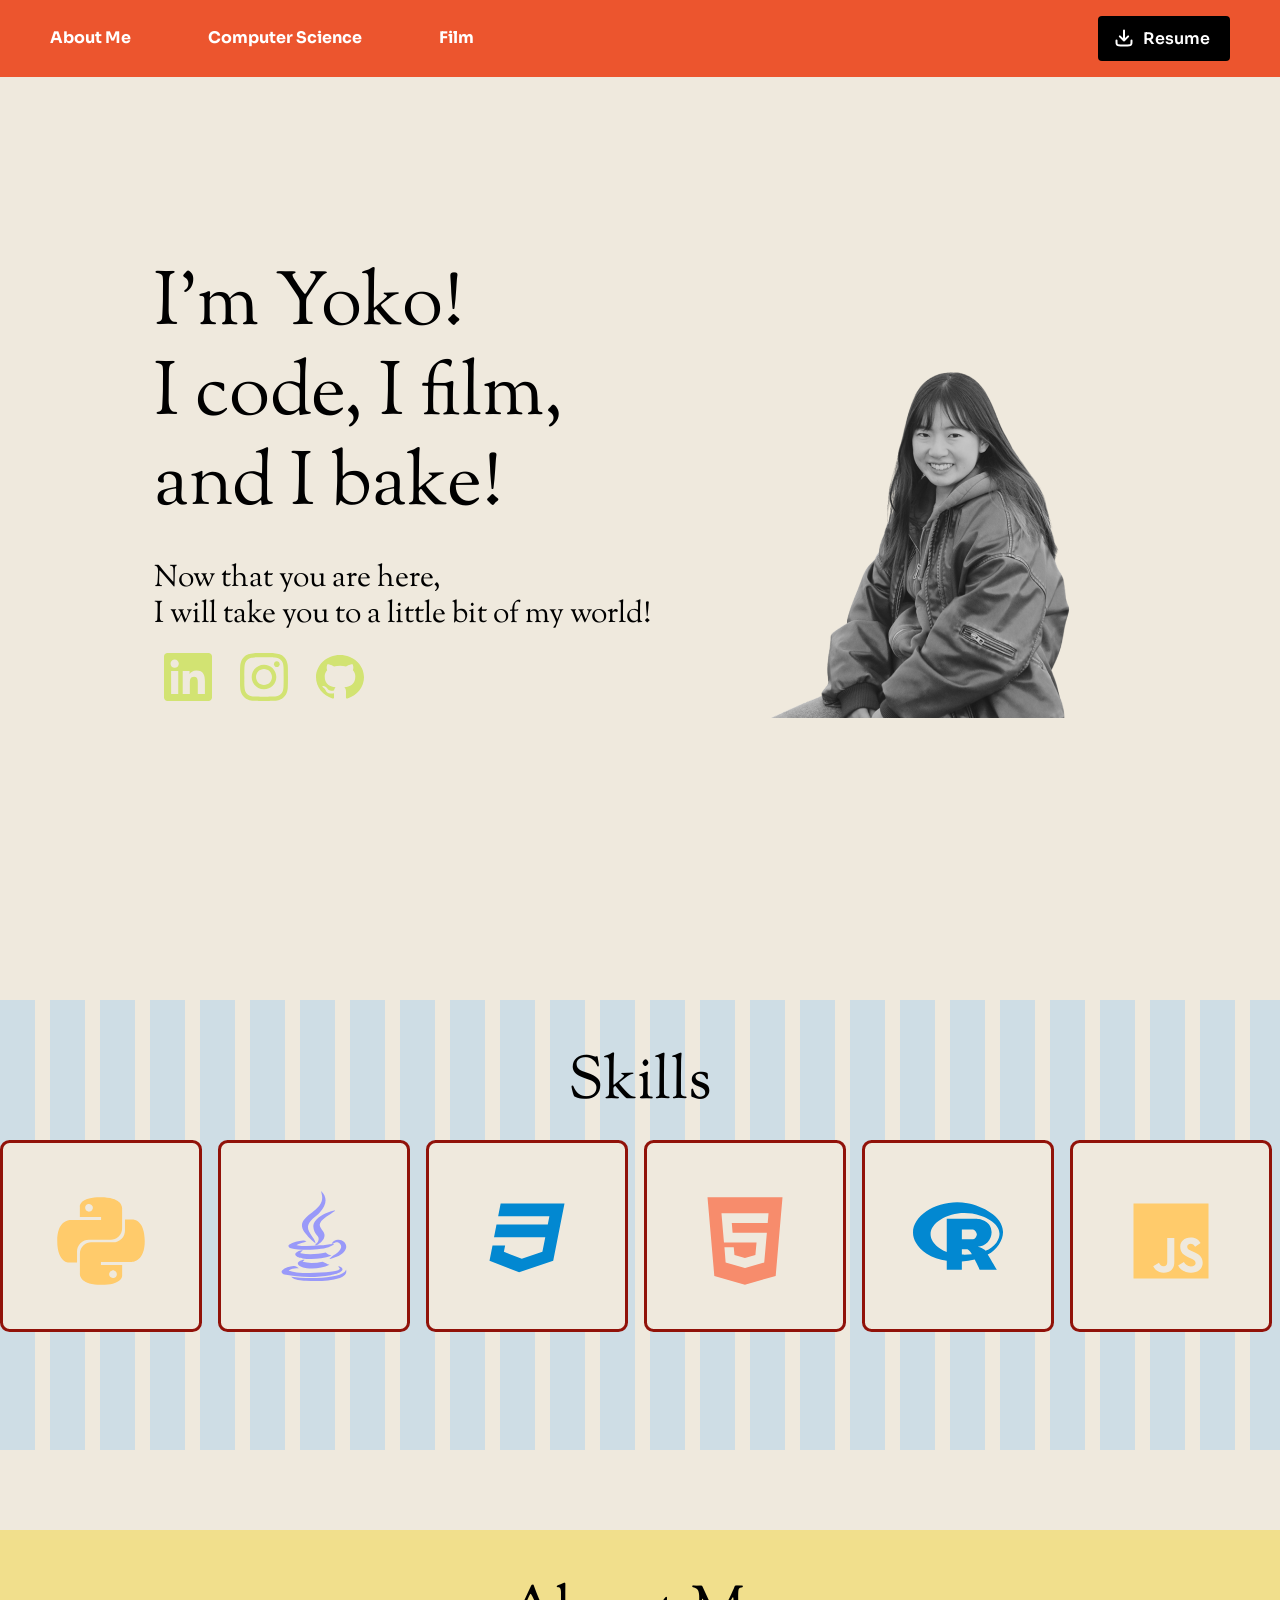
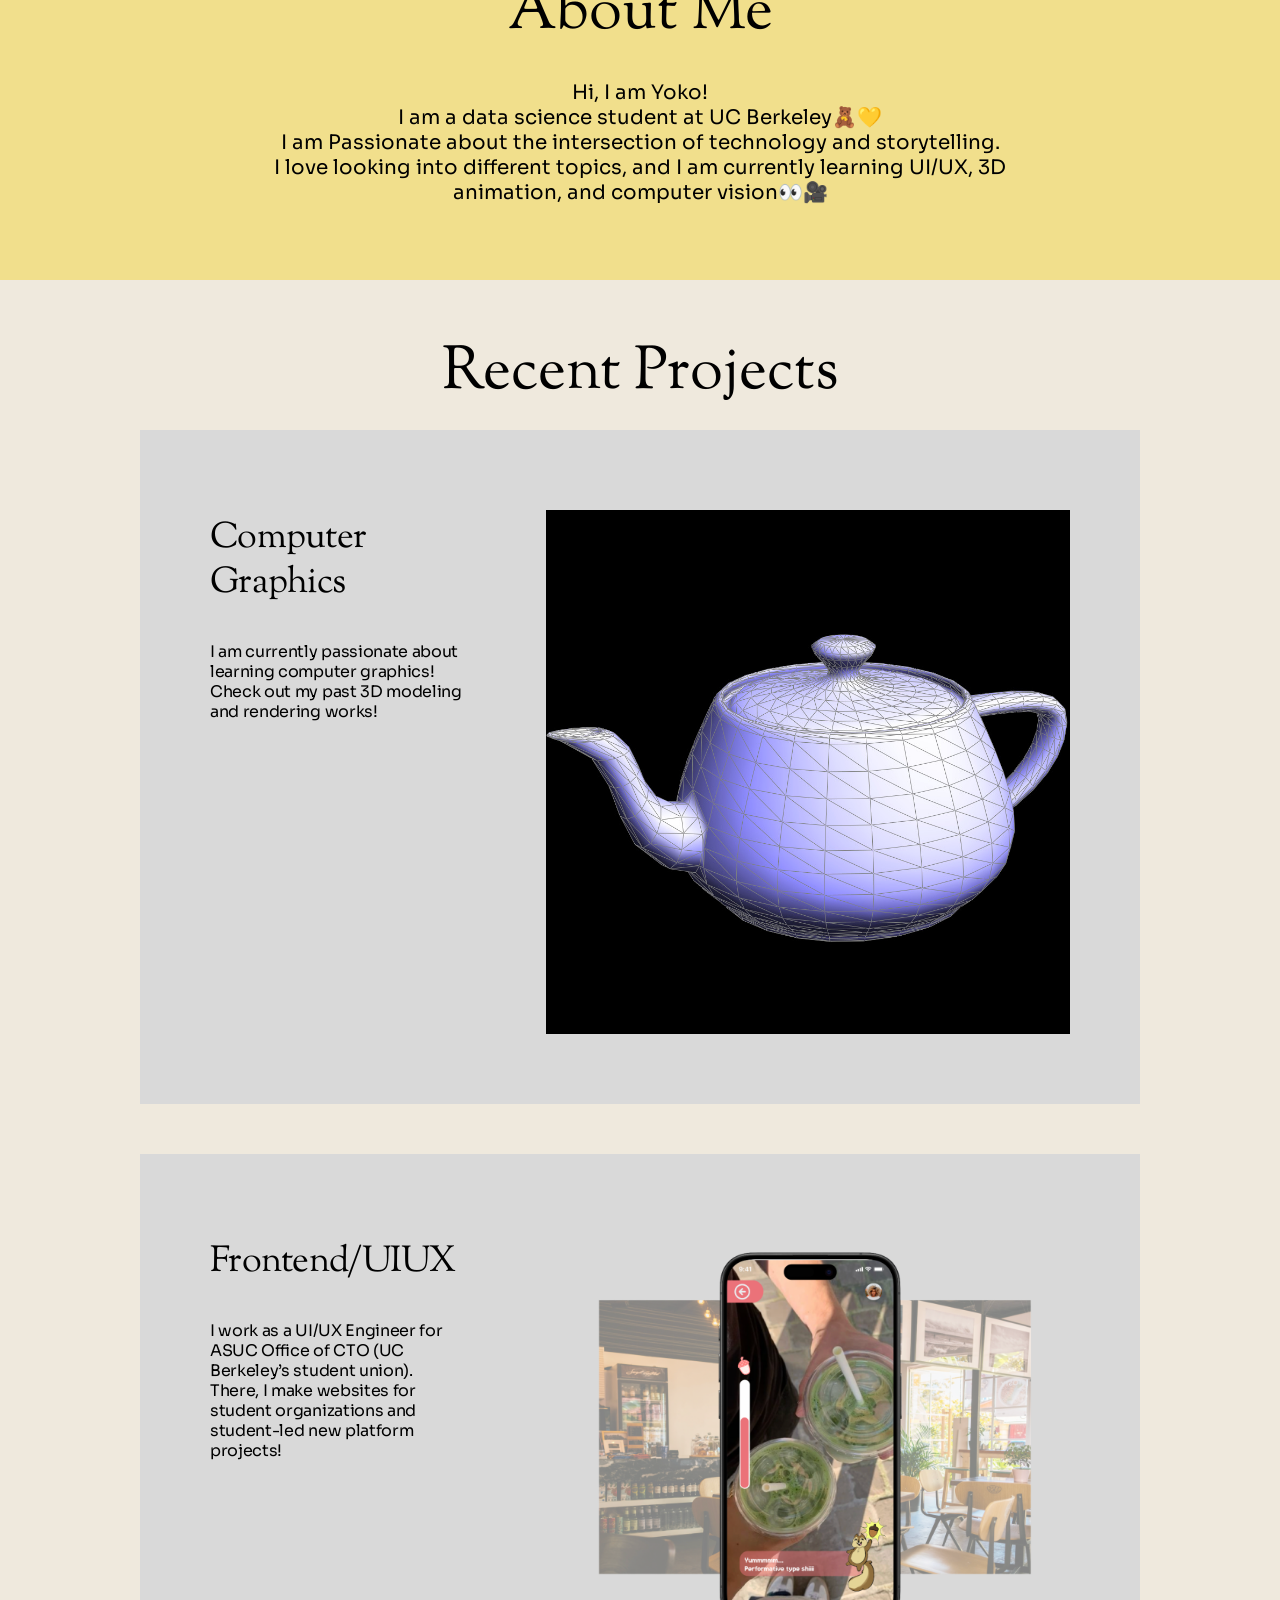
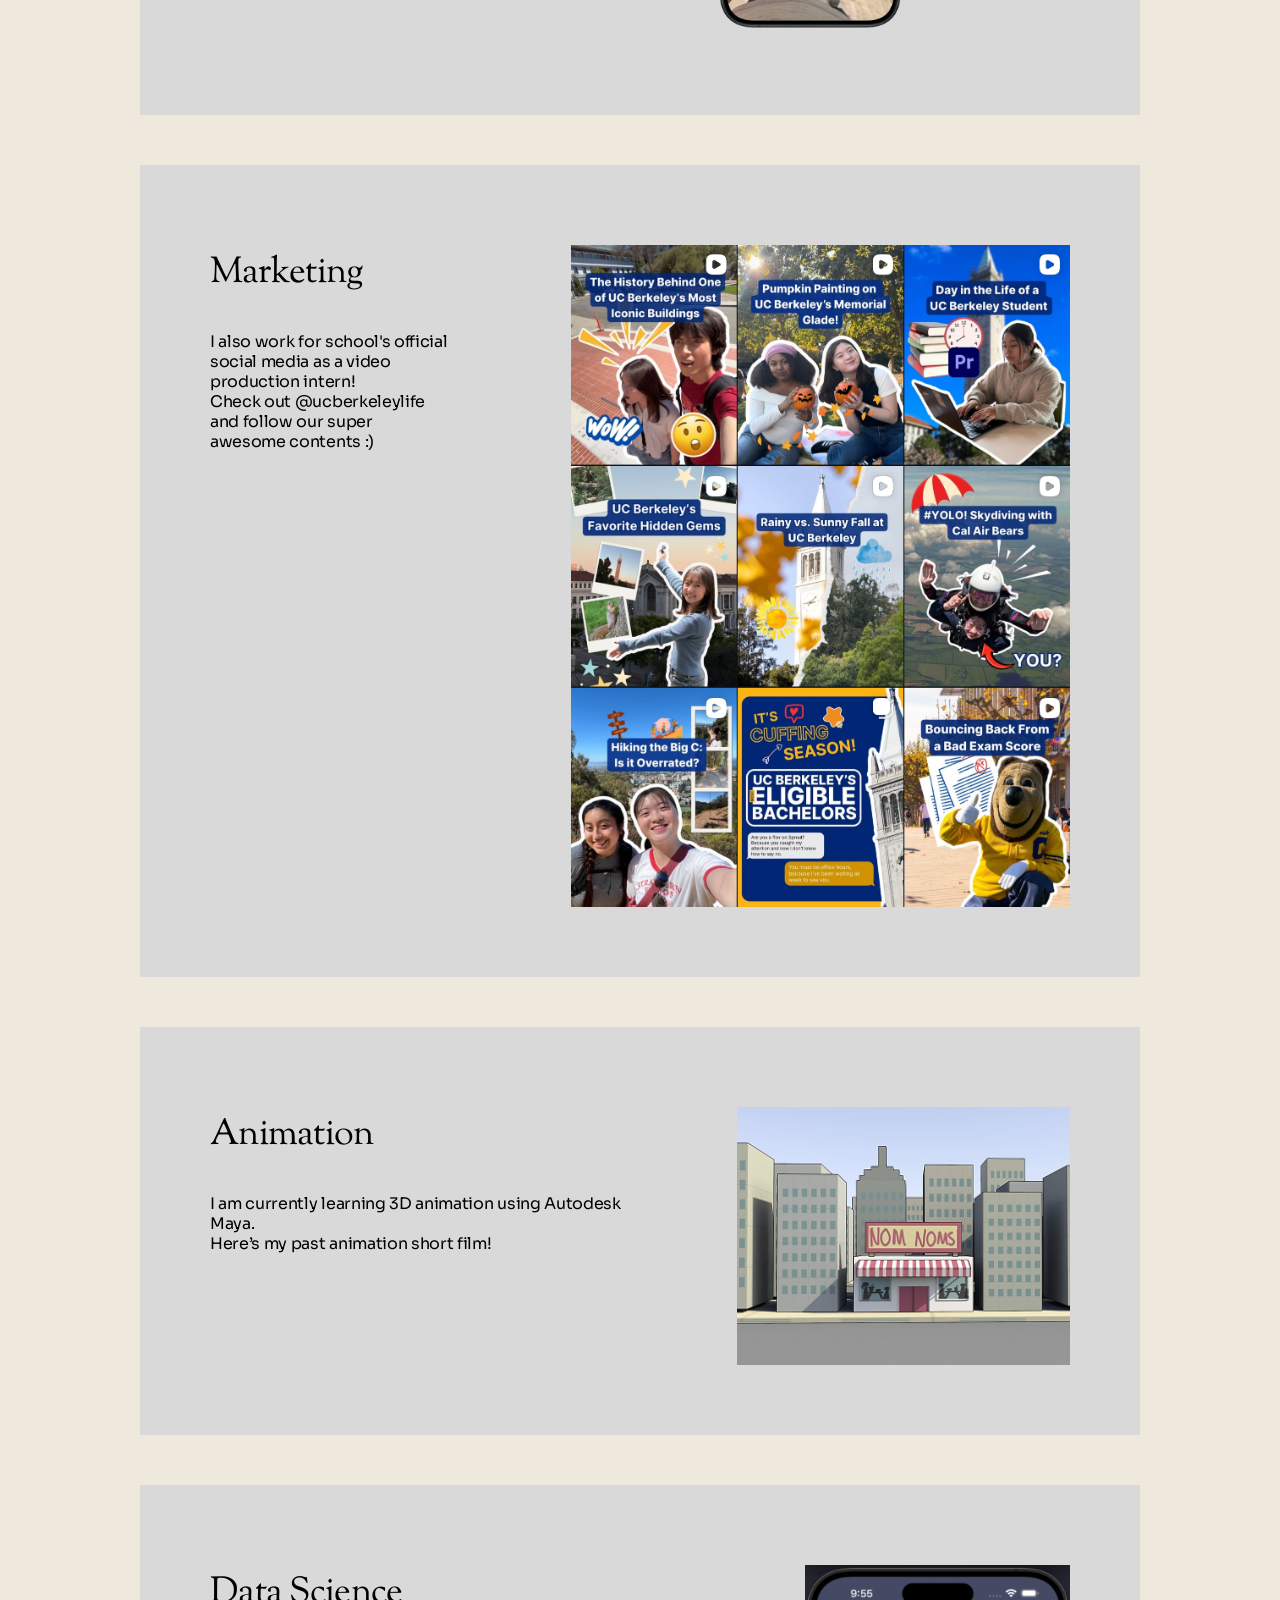
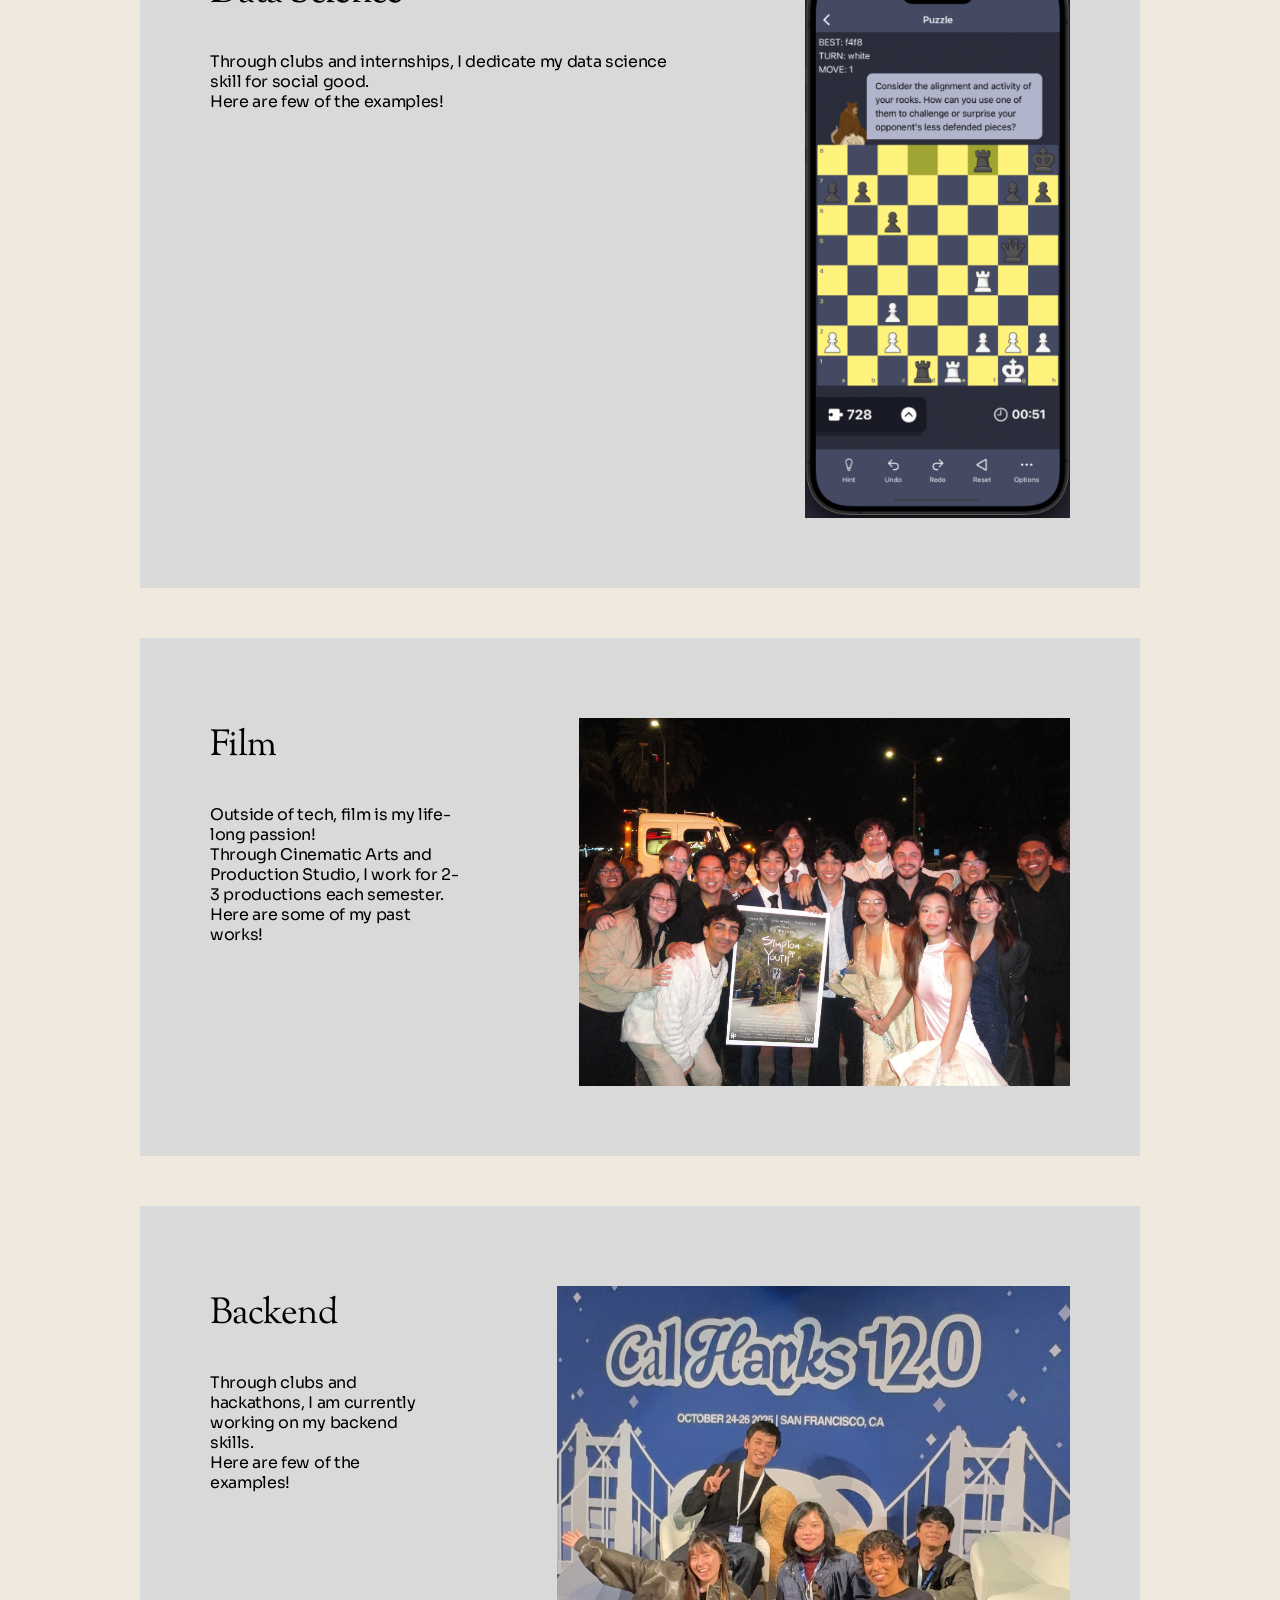
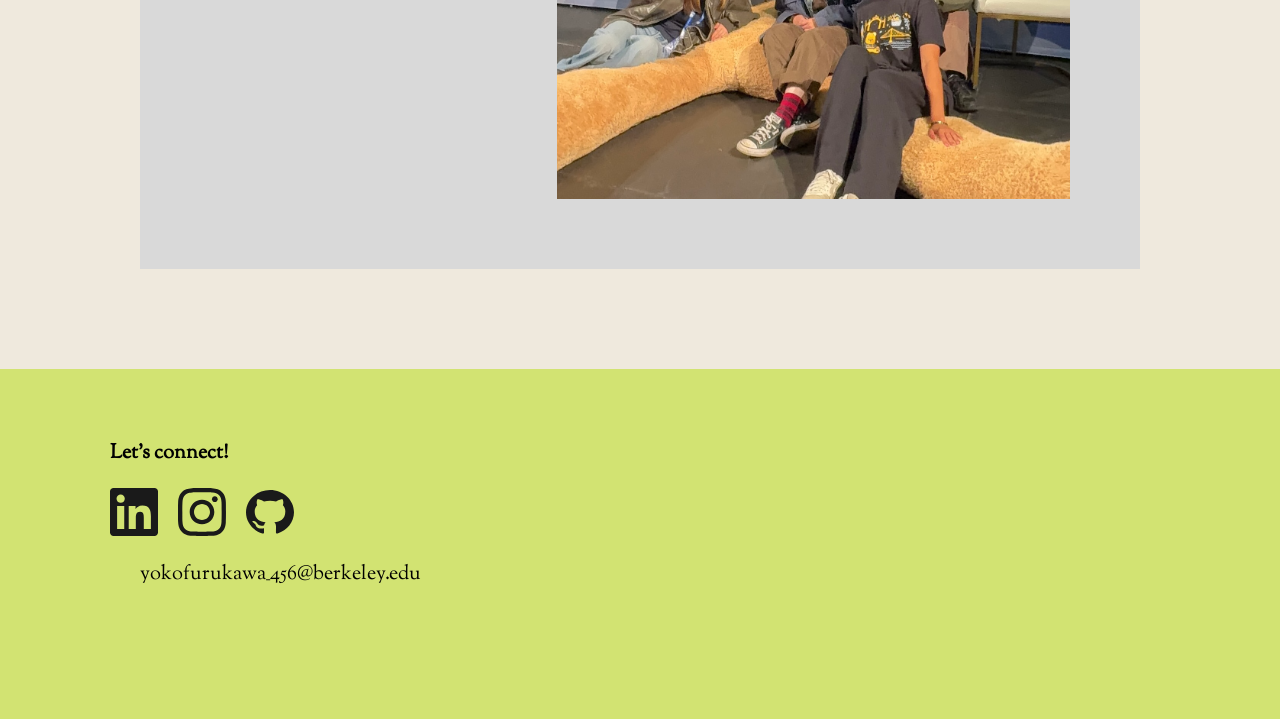
<file: index.html>
<!DOCTYPE html>
<html lang="en">
<head>
    <meta charset="UTF-8">
    <meta name="viewport" content="width= , initial-scale=1.0">
    <title>Document</title>
    <link rel="preconnect" href="https://fonts.googleapis.com">
    <link rel="preconnect" href="https://fonts.gstatic.com" crossorigin>
    <link href="https://fonts.googleapis.com/css2?family=Sora:wght@100..800&family=Sorts+Mill+Goudy&display=swap" rel="stylesheet">
    <link rel="stylesheet" href="style.css">
</head>
<body>
    <header>
        <nav>
            <div class="nav-inner">
                <ul class="nav-links">
                    <li>
                        <a href="#about-me">About Me</a>
                    </li>
                    <li>
                        <a href="projects/projects.html">Computer Science</a>
                    </li>
                    <li>
                        <a href="/film/film.html">Film</a>
                    </li>
                    <!-- <li>
                        <a href="#">Funsies</a>
                    </li> -->
                </ul>
                <a href="https://docs.google.com/document/d/1IzqO6scA9xkXjaIR2dpnoza8F2-SOjH7/edit?usp=sharing&ouid=105448854526397449909&rtpof=true&sd=true" class="black btn download-icon" target="_blank" rel="noopener noreferrer">Resume</a>
            </div>
        </nav>
    </header>
    <!-- End of desktop navigation menu -->
    <div class="main">
        <div class="wrapper">
            <div class="hero-section">
                <div class="left">
                    <h1>
                        I'm Yoko! <br />
                        I code, I film, and I bake!
                    </h1>
                    <p>
                        Now that you are here, <br />
                        I will take you to a little bit of my world!
                    </p>
                    <div class="social">
                        <a href="https://www.linkedin.com/in/yoko-furukawa-014993276/">
                            <img src="images/icons/linkedin.svg" alt=""/>
                        </a>
                        <a href="https://www.instagram.com/yokolin.jpeg">
                            <img src="images/icons/instagram.svg" alt=""/>
                        </a> 
                        <a href="https://github.com/YokoFurukawa456">
                            <img src="images/icons/github.svg" alt=""/>
                        </a> 
                    </div>
                </div>
                <div class = "right">
                    <img src="images/hero_image.png" alt=""/>
                </div>
            </div>  
            <!-- End of the hero section -->
        </div>

        <div class="stripes">
            <section class="skills">
                <div class="top">
                    <h2>
                        Skills
                    </h2>
                </div>

                <div class="carousel">
                    <div class="group">
                        <div class="card">
                            <img src="images/icons/python.svg" alt=""/>
                        </div>
                        <div class="card">
                            <img src="images/icons/java.svg" alt=""/>
                        </div>
                        <div class="card">
                            <img src="images/icons/css.svg" alt=""/>
                        </div>
                        <div class="card">
                            <img src="images/icons/html.svg" alt=""/>
                        </div>
                        <div class="card">
                            <img src="images/icons/r.svg" alt=""/>
                        </div>
                        <div class="card">
                            <img src="images/icons/js.svg" alt=""/>
                        </div>
                        <div class="card">
                            <img src="images/icons/typeScript.svg" alt=""/>
                        </div>
                        <div class="card">
                            <img src="images/icons/git.svg" alt=""/>
                        </div>
                        <div class="card">
                            <img src="images/icons/vscode.svg" alt=""/>
                        </div>
                        <div class="card">
                            <img src="images/icons/jupyter.svg" alt=""/>
                        </div>
                        <div class="card">
                            <img src="images/icons/conda.svg" alt=""/>
                        </div>
                        <div class="card">
                            <img src="images/icons/docker.svg" alt=""/>
                        </div>
                        <div class="card">
                            <img src="images/icons/blender.svg" alt=""/>
                        </div>
                        <div class="card">
                            <img src="images/icons/maya.svg" alt=""/>
                        </div>
                        <div class="card">
                            <img src="images/icons/figma.svg" alt=""/>
                        </div>
                        <div class="card">
                            <img src="images/icons/After Effects.svg" alt=""/>
                        </div>
                        <div class="card">
                            <img src="images/icons/Lightroom.svg" alt=""/>
                        </div>
                        <div class="card">
                            <img src="images/icons/Premier Pro.svg" alt=""/>
                        </div>
                        <div class="card">
                            <img src="images/icons/Photoshop.svg" alt=""/>
                        </div>
                    </div>
                    <div aria-hidden class="group">
                        <div class="card">
                            <img src="images/icons/python.svg" alt=""/>
                        </div>
                        <div class="card">
                            <img src="images/icons/java.svg" alt=""/>
                        </div>
                        <div class="card">
                            <img src="images/icons/css.svg" alt=""/>
                        </div>
                        <div class="card">
                            <img src="images/icons/html.svg" alt=""/>
                        </div>
                        <div class="card">
                            <img src="images/icons/r.svg" alt=""/>
                        </div>
                        <div class="card">
                            <img src="images/icons/js.svg" alt=""/>
                        </div>
                        <div class="card">
                            <img src="images/icons/typeScript.svg" alt=""/>
                        </div>
                        <div class="card">
                            <img src="images/icons/git.svg" alt=""/>
                        </div>
                        <div class="card">
                            <img src="images/icons/vscode.svg" alt=""/>
                        </div>
                        <div class="card">
                            <img src="images/icons/jupyter.svg" alt=""/>
                        </div>
                        <div class="card">
                            <img src="images/icons/conda.svg" alt=""/>
                        </div>
                        <div class="card">
                            <img src="images/icons/docker.svg" alt=""/>
                        </div>
                        <div class="card">
                            <img src="images/icons/blender.svg" alt=""/>
                        </div>
                        <div class="card">
                            <img src="images/icons/maya.svg" alt=""/>
                        </div>
                        <div class="card">
                            <img src="images/icons/figma.svg" alt=""/>
                        </div>
                        <div class="card">
                            <img src="images/icons/After Effects.svg" alt=""/>
                        </div>
                        <div class="card">
                            <img src="images/icons/Lightroom.svg" alt=""/>
                        </div>
                        <div class="card">
                            <img src="images/icons/Premier Pro.svg" alt=""/>
                        </div>
                        <div class="card">
                            <img src="images/icons/Photoshop.svg" alt=""/>
                        </div>
                    </div>
                </div>
            </section>
        </div>

        <!-- End of the skills section -->

        <div class="yellow-bg">
            <div class="wrapper">
                <section id="about-me" class="something">
                    <div class="top">
                        <h2>
                            About Me
                        </h2>
                    </div>
                    <div class="bottom">
                        <p>
                            Hi, I am Yoko! <br />
                            I am a data science student at UC Berkeley🧸💛 <br />
                            I am Passionate about the intersection of technology and storytelling. <br />
                            I love looking into different topics, and I am currently learning UI/UX, 3D animation, and computer vision👀🎥 
                        </p>
                    </div>
                </section>
            </div>
        </div>
        <!-- End of the about me section -->

        <div class="wrapper">
            <div id="projects" class="something">
                <div class="left">
                    <h2>
                        Recent Projects
                    </h2>
                </div>
                <div class="right">
                    <div class="gray-bg">
                        <div class="frontend">
                            <div class="inner-left">
                                <h3>
                                    Computer Graphics
                                </h3>
                                <p>
                                    I am currently passionate about learning computer graphics! <br />
                                    Check out my past 3D modeling and rendering works!
                                </p>
                            </div>
                            <div class="inner-right">
                                <div class="image-container">
                                    <img src="images/teapot copy.png" alt=""/>
                                    <div class="content">
                                        <a href="projects/projects.html">See more -></a>
                                    </div>
                                </div>
                            </div>
                        </div>
                    </div>
                </div>
                <div class="right">
                    <div class="gray-bg">
                        <div class="frontend">
                            <div class="inner-left">
                                <h3>
                                    Frontend/UIUX
                                </h3>
                                <p>
                                    I work as a UI/UX Engineer for ASUC Office of CTO (UC Berkeley’s student union). <br />
                                    There, I make websites for student organizations and student-led new platform projects!
                                </p>
                            </div>
                            <div class="inner-right">
                                <div class="image-container">
                                    <img src="images/besquirrel_image.png" alt=""/>
                                    <div class="content">
                                        <a href="projects/projects.html">See more -></a>
                                    </div>
                                </div>
                            </div>
                        </div>
                    </div>

                    <div class="gray-bg">
                        <div class="marketing">
                            <div class="inner-left">
                                <h3>
                                    Marketing
                                </h3>
                                <p>
                                    I also work for school's official social media as a video production intern! <br />
                                    Check out @ucberkeleylife and follow our super awesome contents :)
                                </p>
                            </div>
                            <div class="inner-right">
                                <div class="image-container">
                                    <img src="images/marketing_image.jpg" alt=""/>
                                    <div class="content">
                                        <a href="projects/projects.html">See more -></a>
                                    </div>
                                </div>
                            </div>
                        </div>
                    </div>

                    <div class="gray-bg">
                        <div class="animation">
                            <div class="inner-left">
                                <h3>
                                    Animation
                                </h3>
                                <p>
                                    I am currently learning 3D animation using Autodesk Maya. <br /> 
                                    Here’s my past animation short film! 
                                </p>
                            </div>
                            <div class="inner-right">
                                <div class="image-container">
                                    <img src="images/animation_image.png" alt=""/>
                                    <div class="content">
                                        <a href="projects/projects.html">See more -></a>
                                    </div>
                                </div>
                            </div>
                        </div>
                    </div>

                    <div class="gray-bg">
                        <div class="ds">
                            <div class="inner-left">
                                <h3>
                                    Data Science
                                </h3>
                                <p>
                                    Through clubs and internships, I dedicate my data science skill for social good. <br />
                                    Here are few of the examples!
                                </p>
                            </div>
                            <div class="inner-right">
                                <div class="image-container">
                                    <img src="images/ds_image.png" alt=""/>
                                    <div class="content">
                                        <a href="projects/projects.html">See more -></a>
                                    </div>
                                </div>
                            </div>
                        </div>
                    </div>
    
                    <div class="gray-bg">
                        <div class="film">
                            <div class="inner-left">
                                <h3>
                                    Film
                                </h3>
                                <p>
                                    Outside of tech, film is my life-long passion! <br />
                                    Through Cinematic Arts and Production Studio, I work for 2-3 productions each semester.
                                    Here are some of my past works!
                                </p>
                            </div>
                            <div class="inner-right">
                                <div class="image-container">
                                    <img src="images/film_image.jpg" alt=""/>
                                    <div class="content">
                                        <a href="projects/projects.html">See more -></a>
                                    </div>
                                </div>
                            </div>
                        </div>
                    </div>
                    
                    <div class="gray-bg">
                        <div class="backend">
                            <div class="inner-left">
                                <h3>
                                    Backend
                                </h3>
                                <p>
                                    Through clubs and hackathons, I am currently working on my backend skills. <br />
                                    Here are few of the examples!
                                </p>
                            </div>
                            <div class="inner-right">
                                <div class="image-container">
                                    <img src="images/backend_image.jpg" alt=""/>
                                    <div class="content">
                                        <a href="projects/projects.html">See more -></a>
                                    </div>
                                </div>
                            </div>
                        </div>
                    </div>

                </div>

            </div> 
        </div>

        <!-- End of the projects section -->
    </div>
    <div class="green-bg">
        <div class="wrapper">
            <div class="footer">
                <div class="left">
                    <h3>
                        Let's connect! <br />
                    </h3>
                    <div class="social">
                        <a href="https://www.linkedin.com/in/yoko-furukawa-014993276/">
                            <img src="images/icons/linkedin-black.svg" alt=""/>
                        </a>
                        <a href="https://www.instagram.com/yokolin.jpeg">
                            <img src="images/icons/instagram-black.svg" alt=""/>
                        </a> 
                        <a href="https://github.com/YokoFurukawa456">
                            <img src="images/icons/github-black.svg" alt=""/>
                        </a> 
                    </div>
                    <ul>
                        <li>
                            yokofurukawa_456@berkeley.edu
                        </li>
                    </ul>
                </div>
            </div>
        </div>
    </div>
    <script src="main.js"></script>
</body>
</html>
</file>
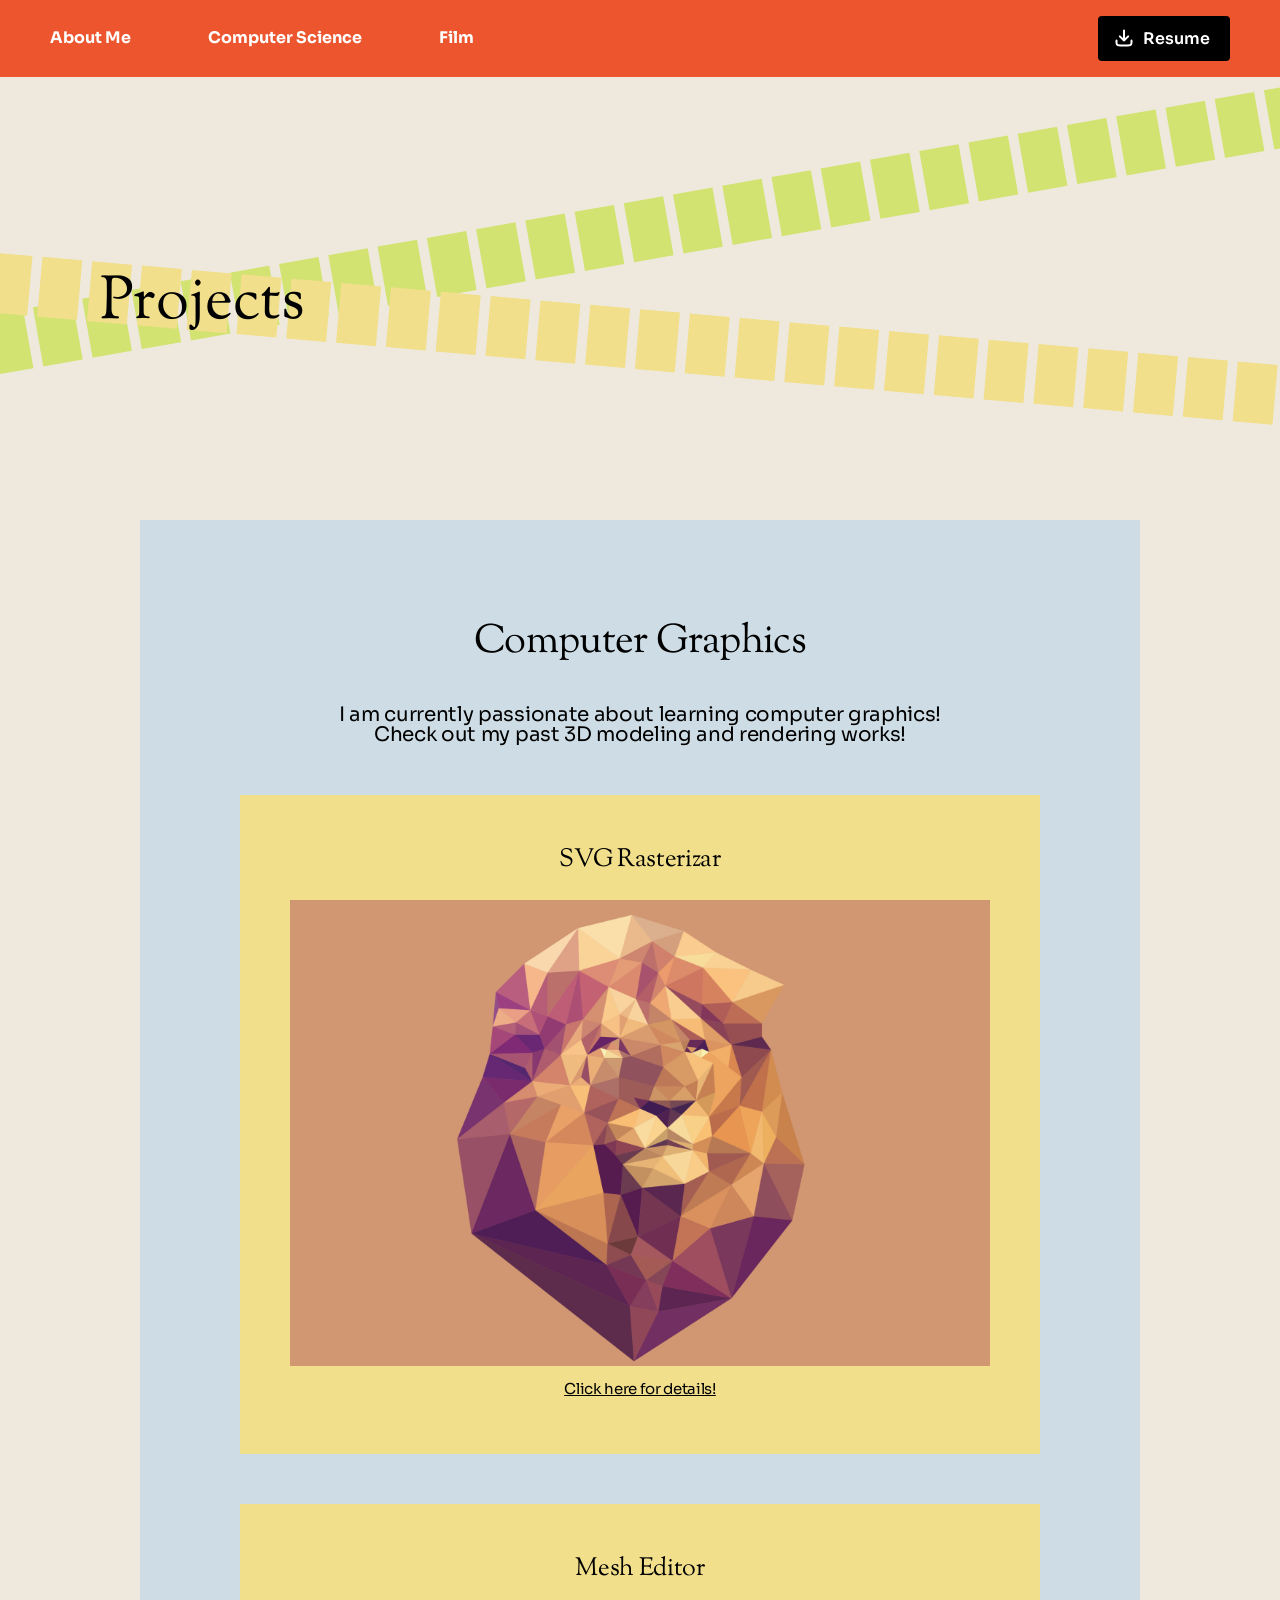
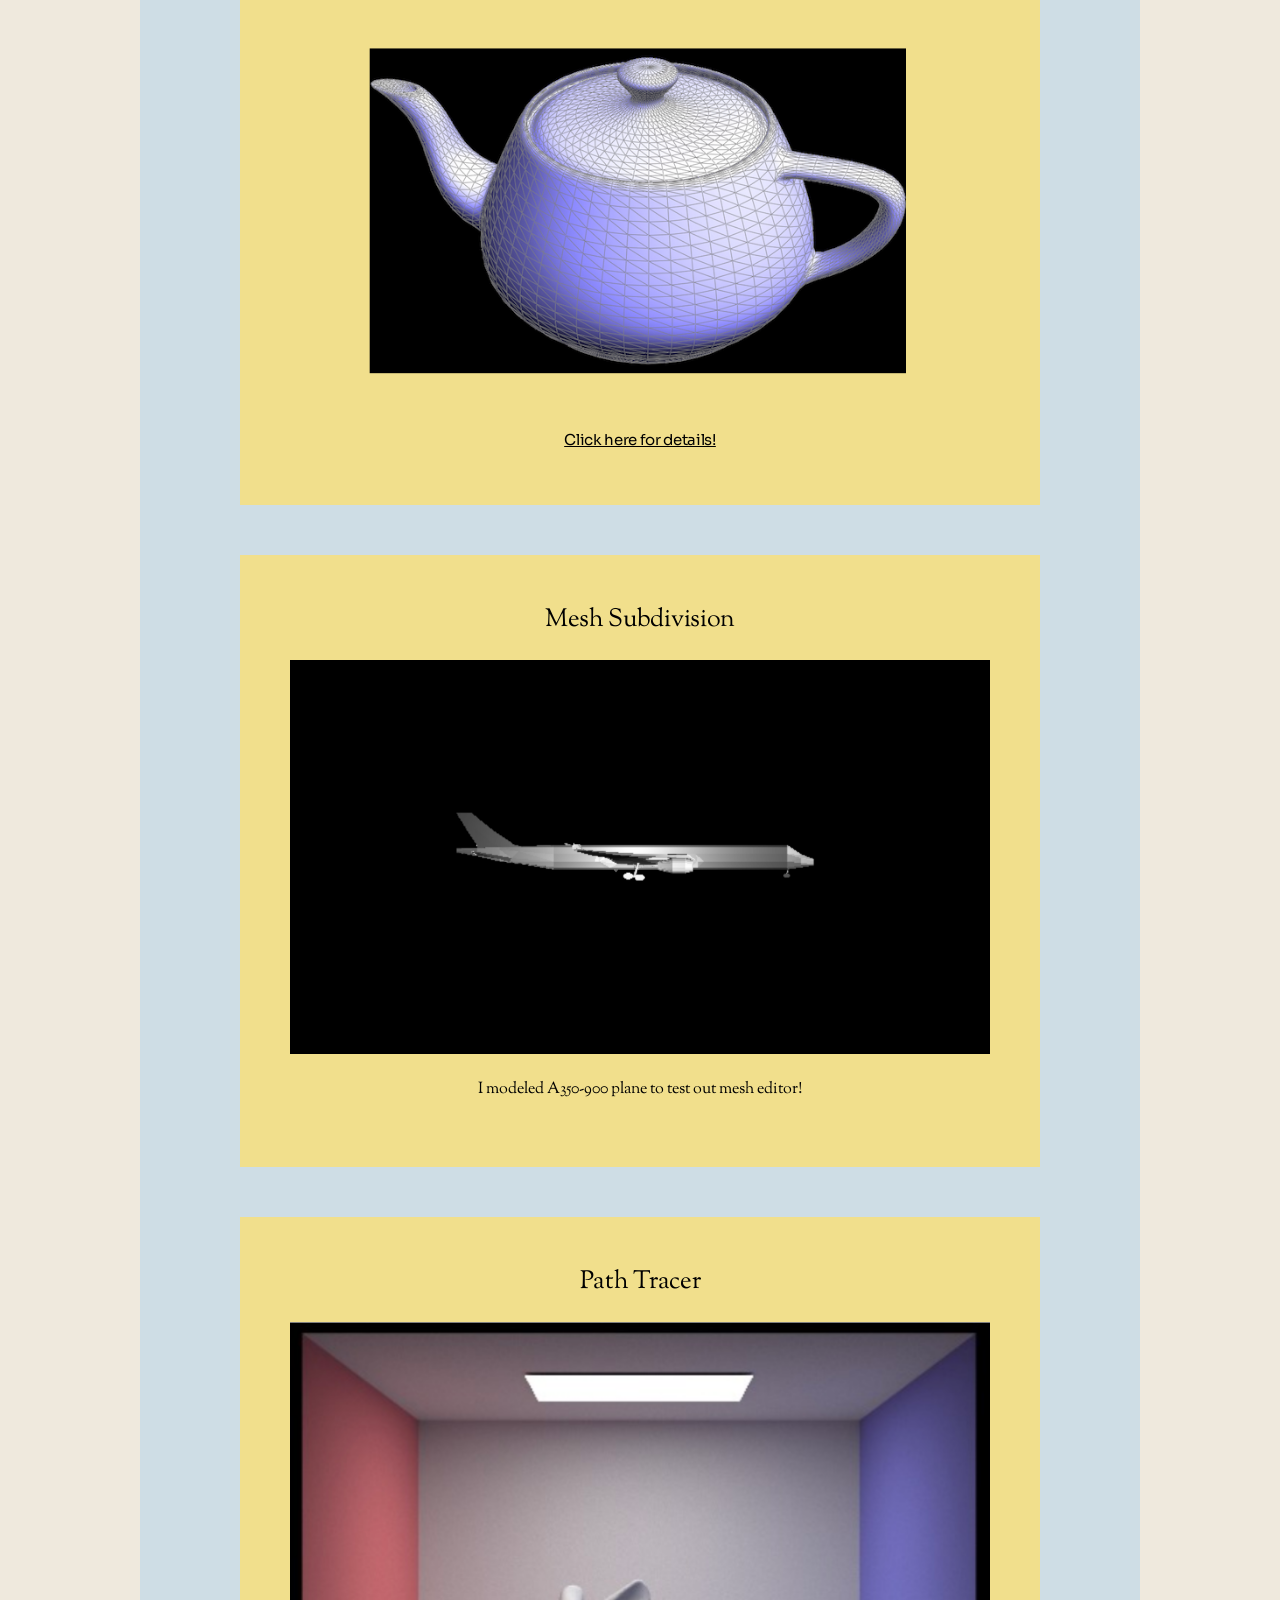
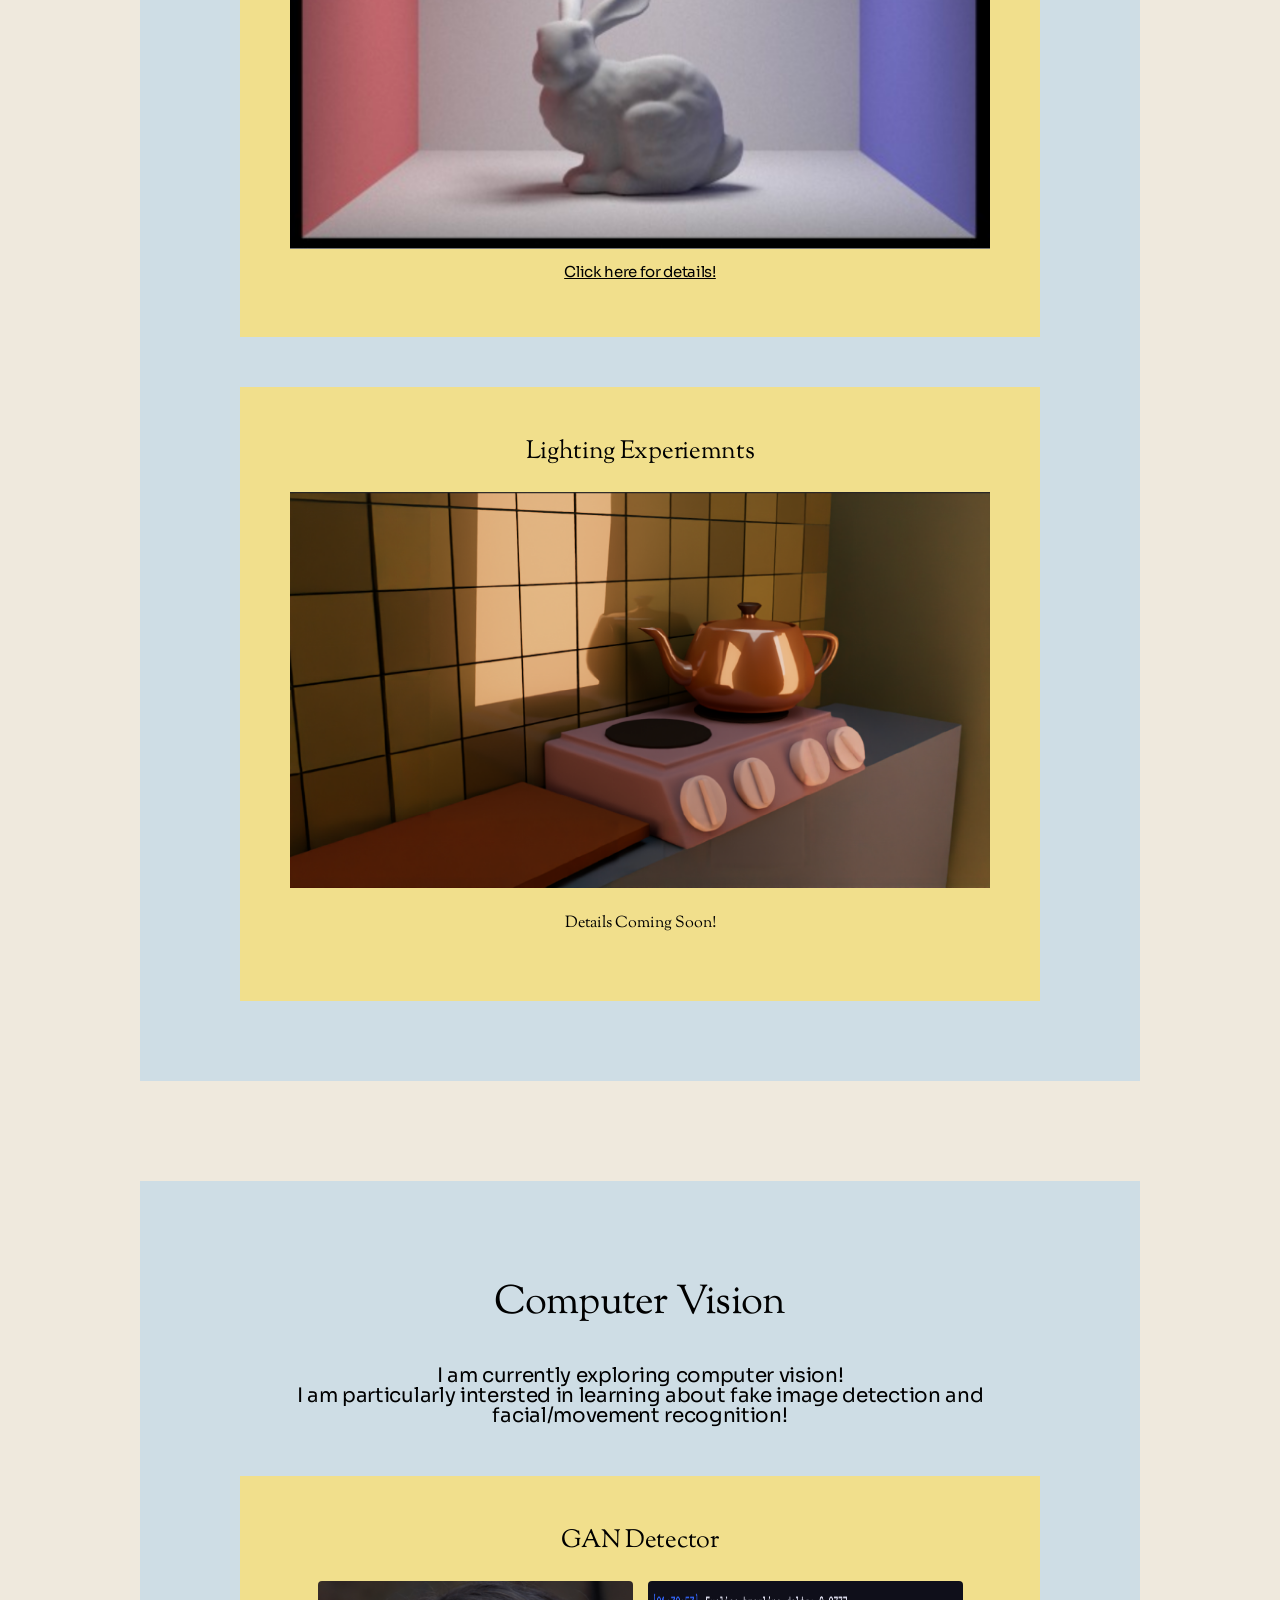
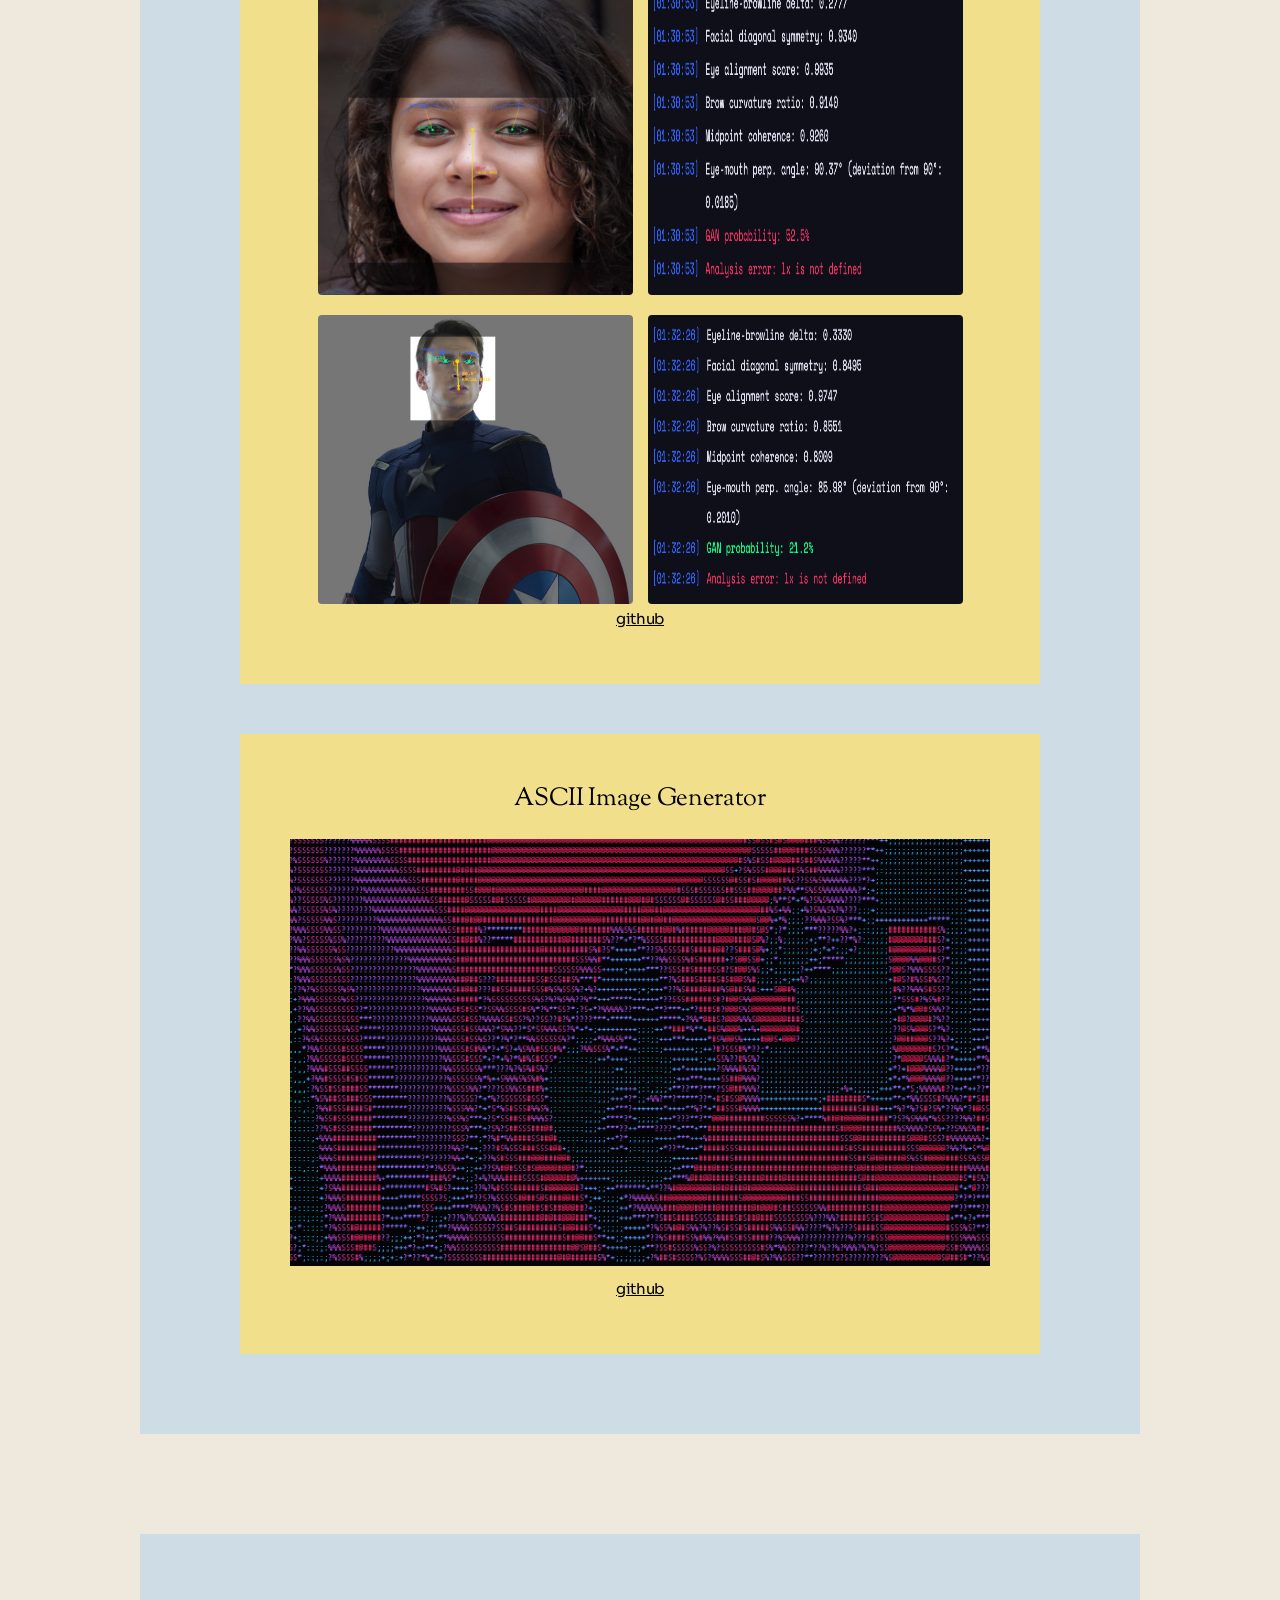
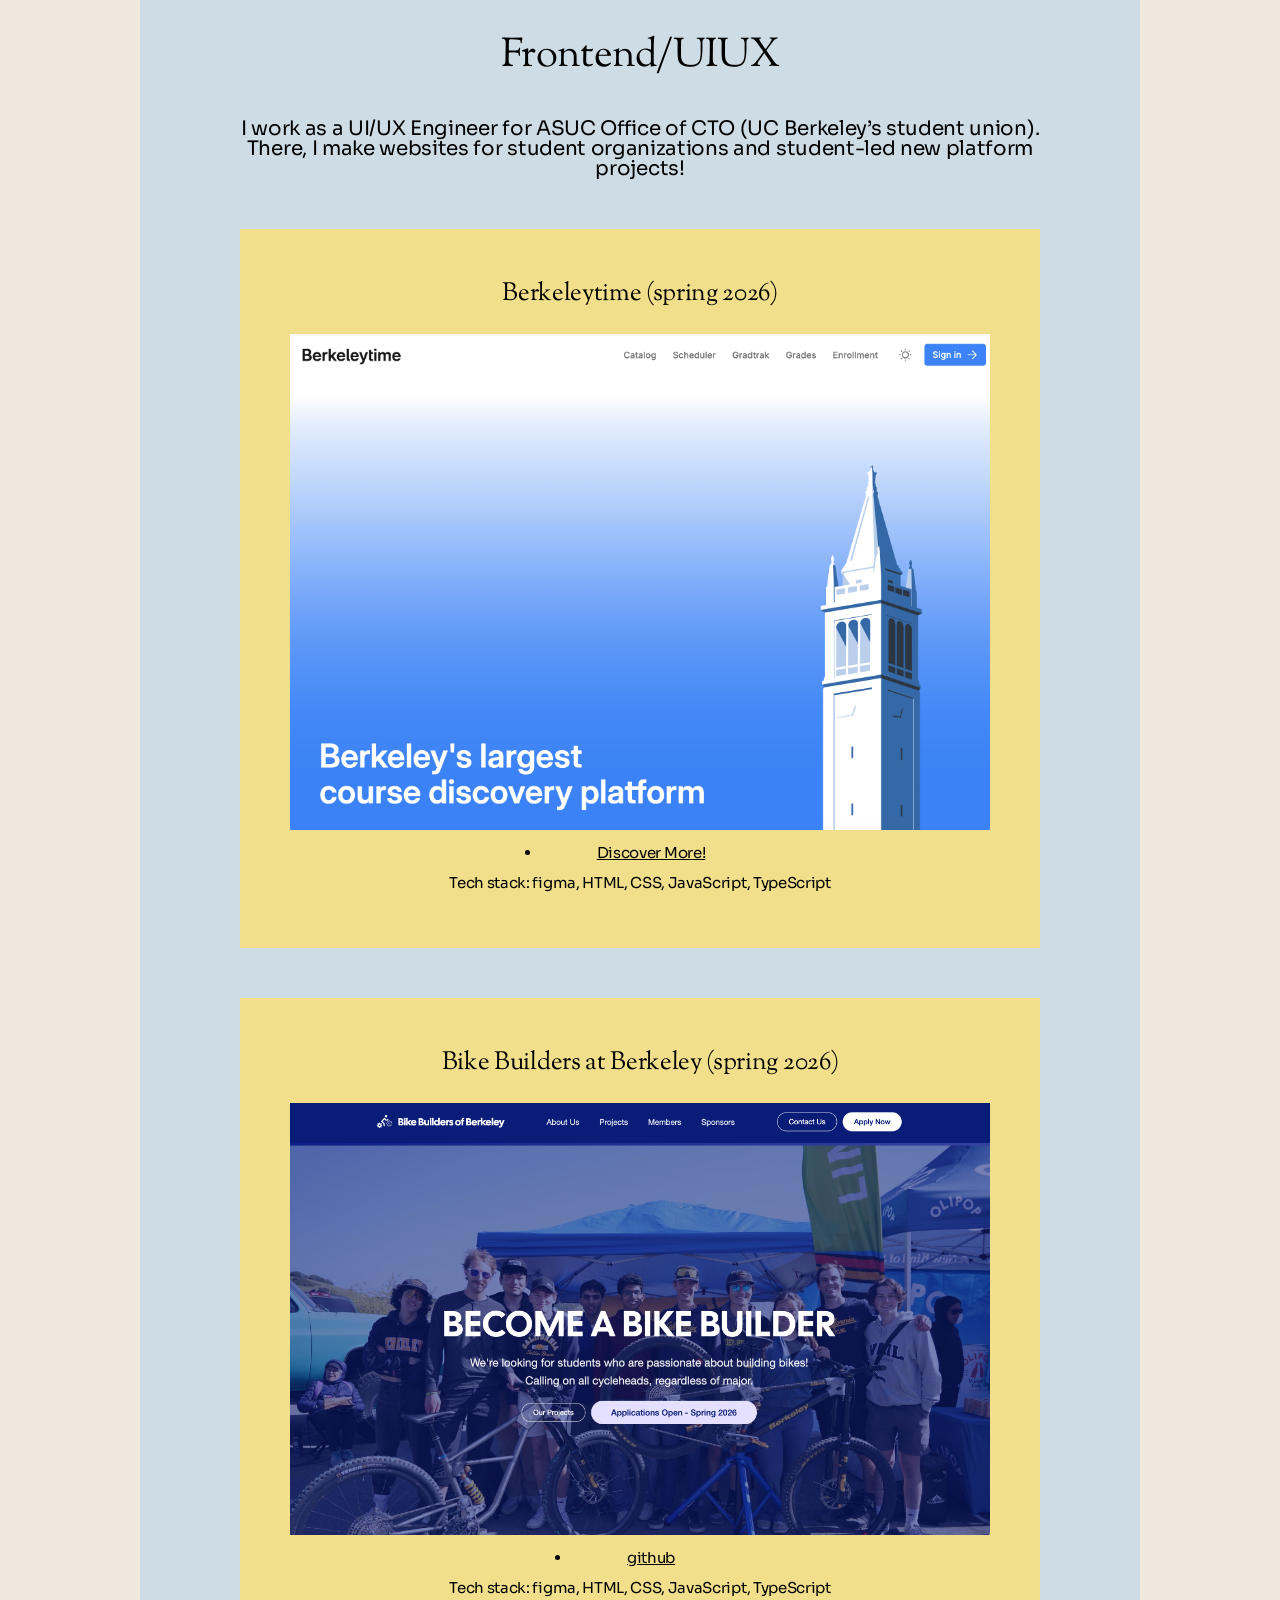
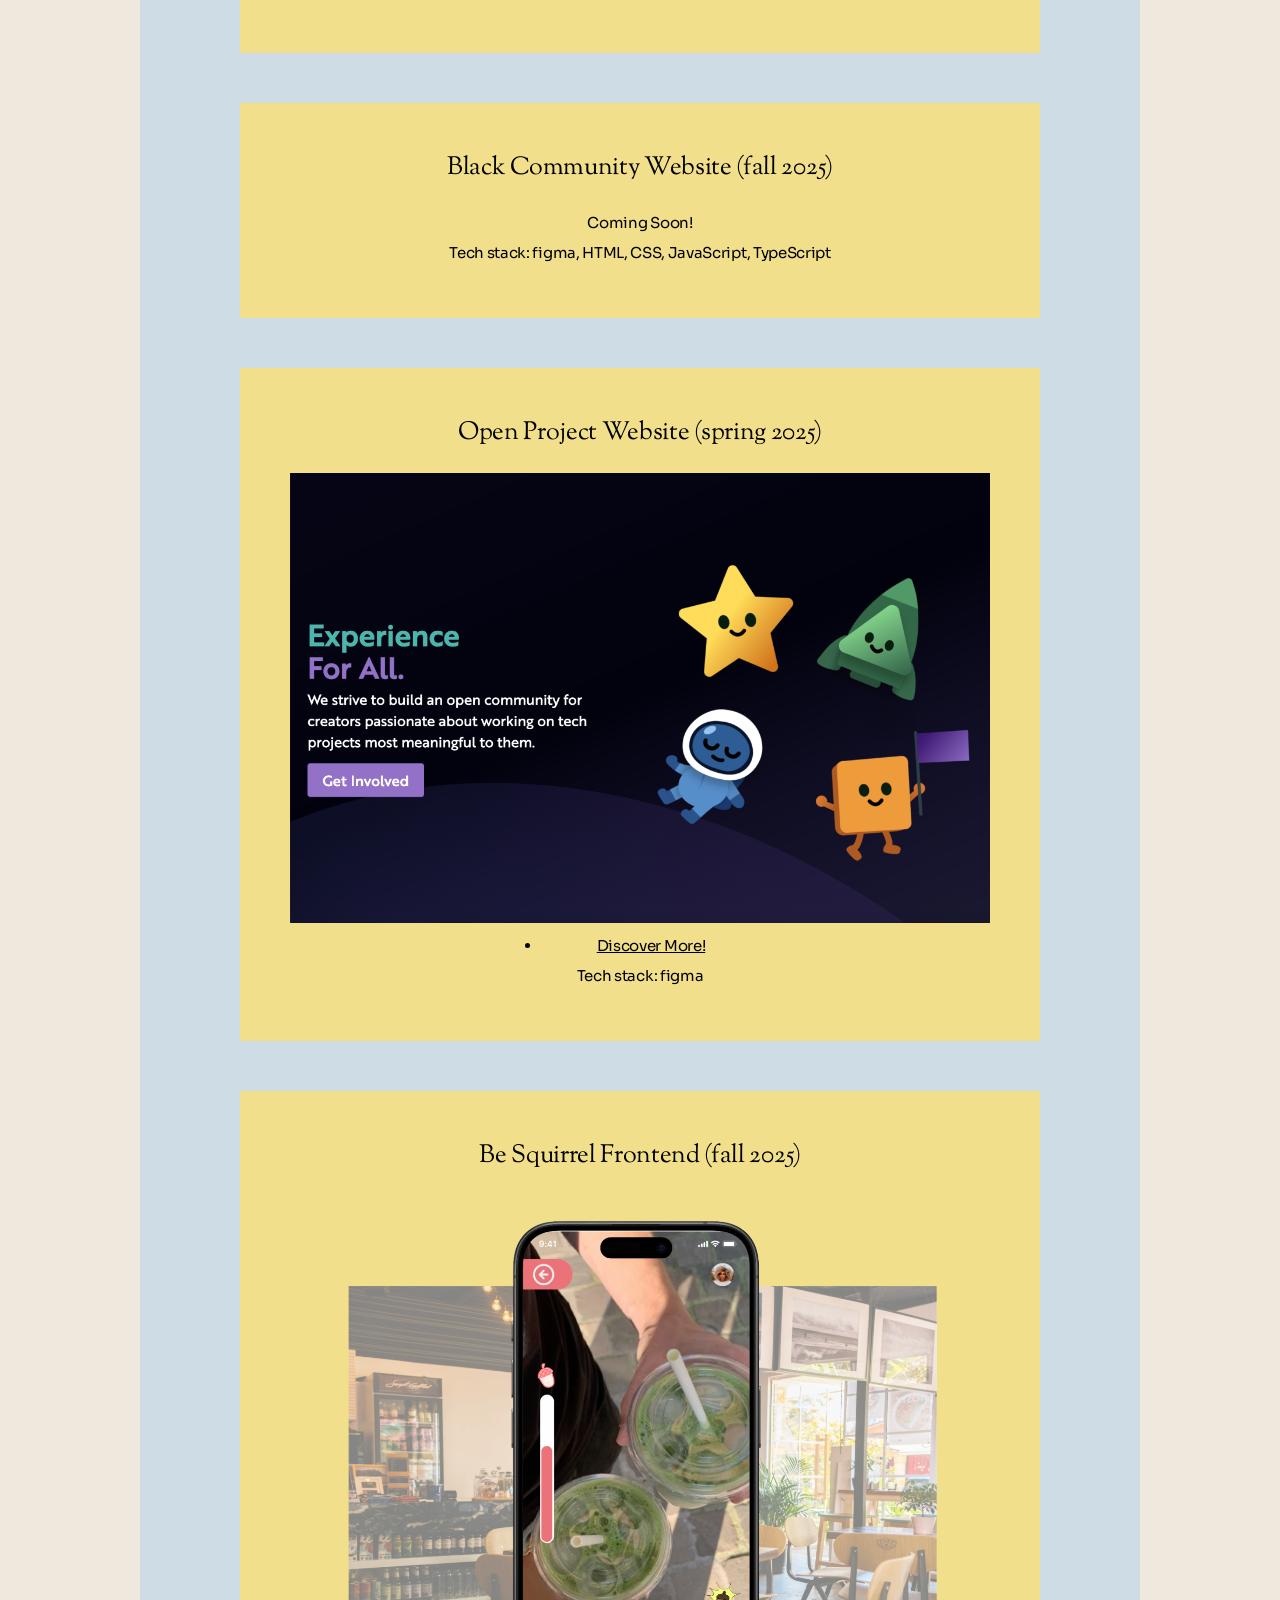
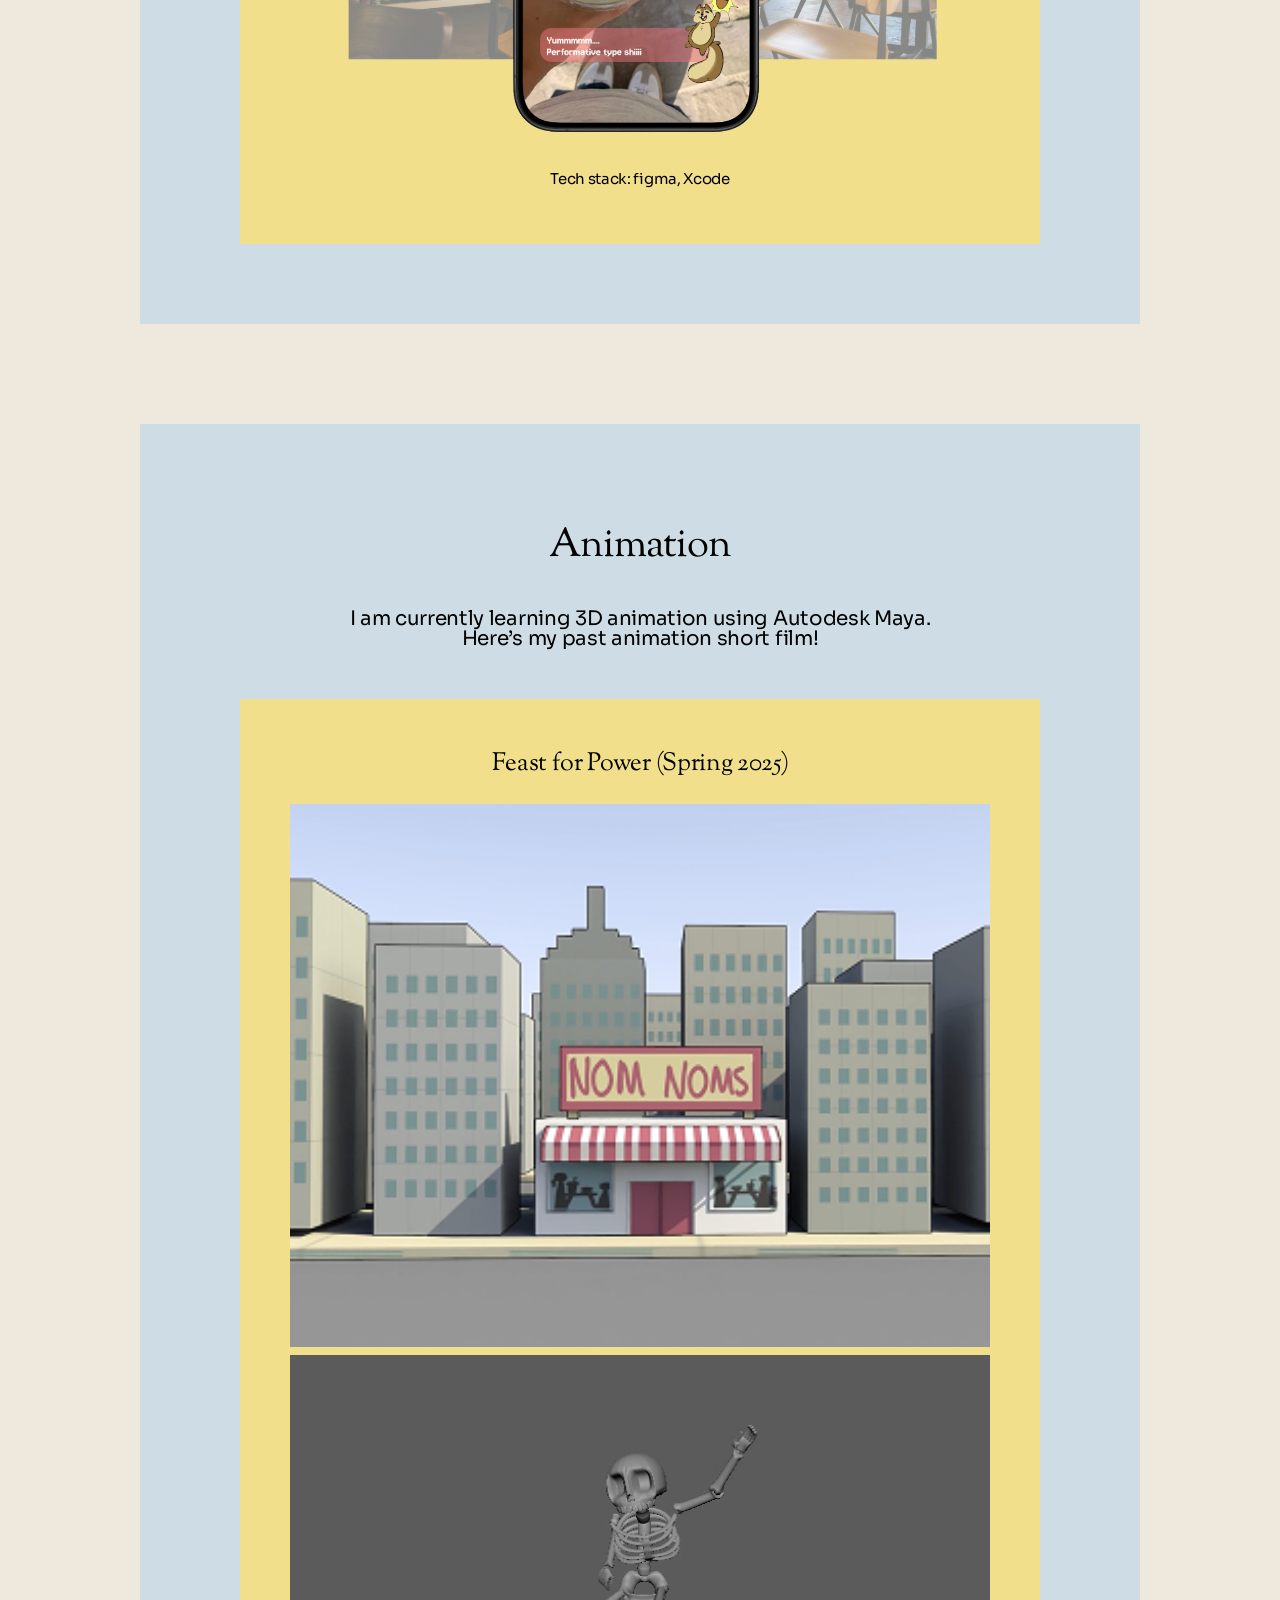
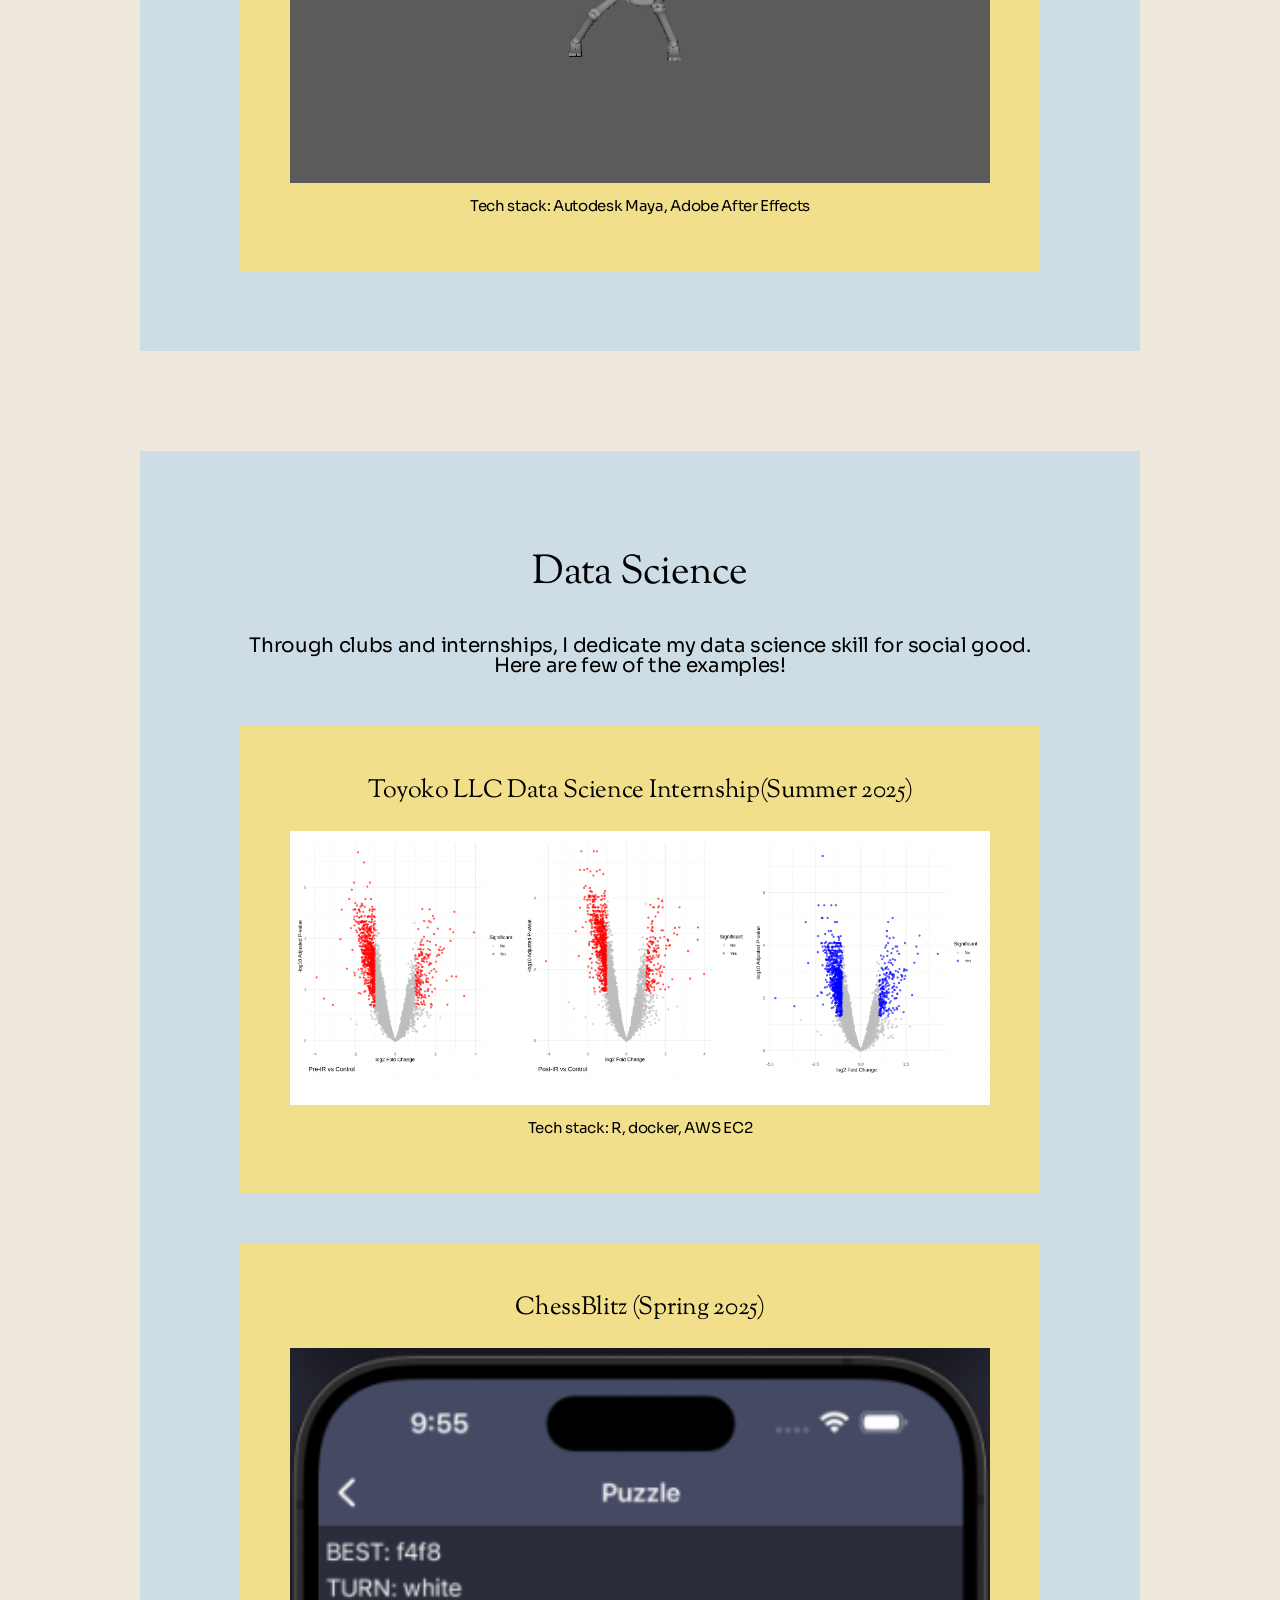
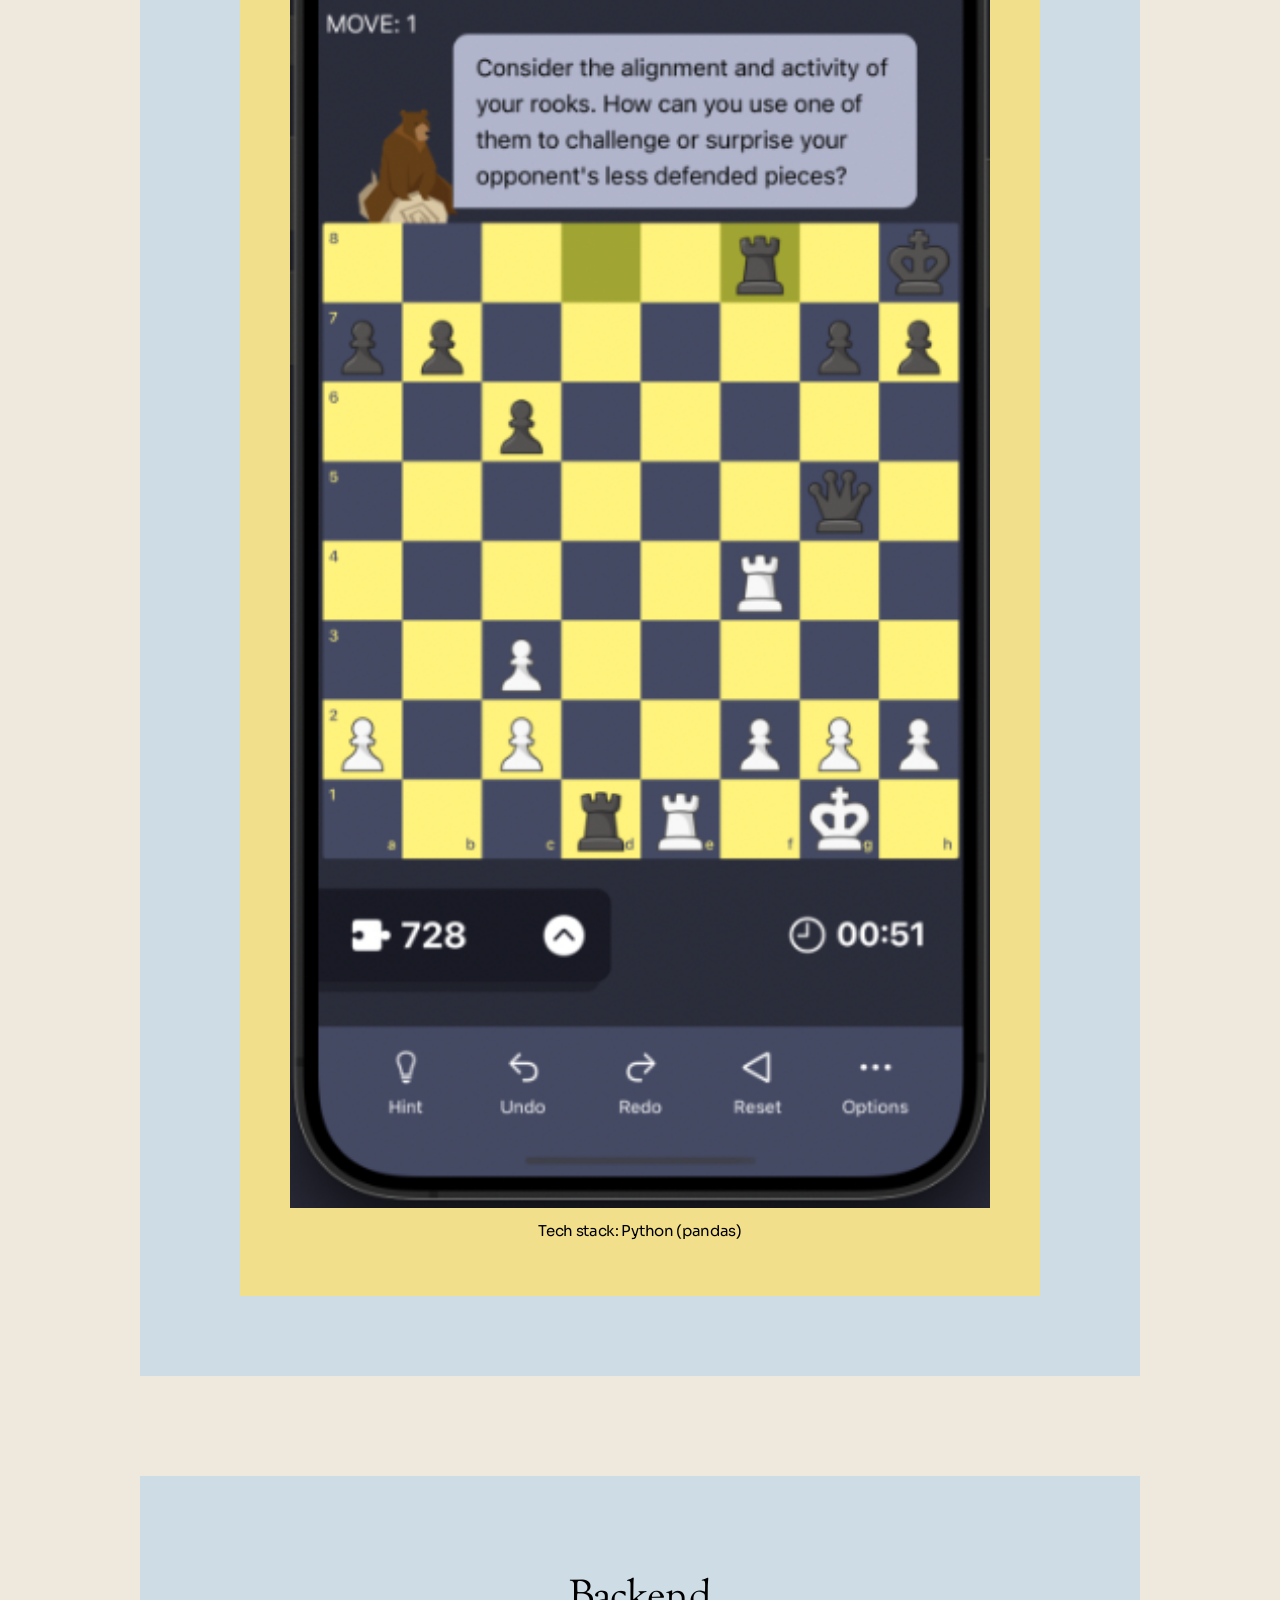
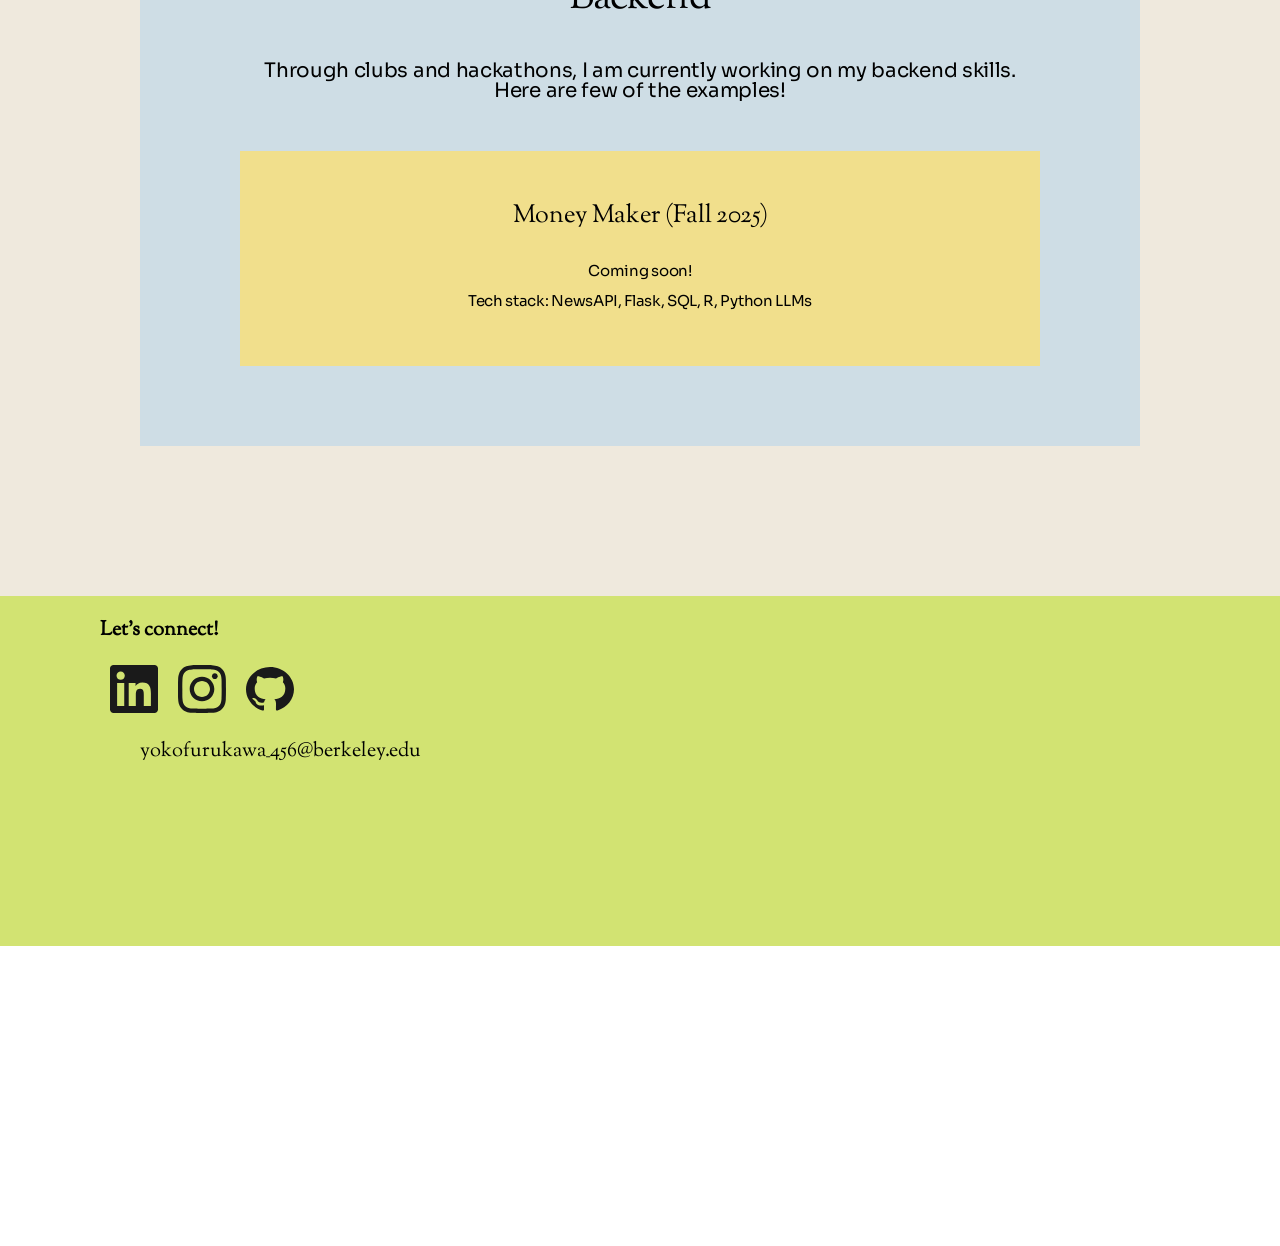
<file: projects/projects.html>
<!DOCTYPE html>
<html lang="en">
<head>
    <meta charset="UTF-8">
    <meta name="viewport" content="width= , initial-scale=1.0">
    <title>Document</title>
    <link rel="preconnect" href="https://fonts.googleapis.com">
    <link rel="preconnect" href="https://fonts.gstatic.com" crossorigin>
    <link href="https://fonts.googleapis.com/css2?family=Sora:wght@100..800&family=Sorts+Mill+Goudy&display=swap" rel="stylesheet">
    <link rel="stylesheet" href="../projects/projects.css">
</head>
<body>
    <header>
        <nav>
            <div class="nav-inner">
                <ul class="nav-links">
                    <li>
                        <a href="../index.html">About Me</a>
                    </li>
                    <li>
                        <a href="#projects">Computer Science</a>
                    </li>
                    <li>
                        <a href="../film/film.html">Film</a>
                    </li>
                    <!-- <li>
                        <a href="#">Funsies</a>
                    </li> -->
                </ul>
                <a href="https://docs.google.com/document/d/1IzqO6scA9xkXjaIR2dpnoza8F2-SOjH7/edit?usp=sharing&ouid=105448854526397449909&rtpof=true&sd=true" class="black btn download-icon" target="_blank" rel="noopener noreferrer">Resume</a>
            </div>
        </nav>
    </header>

    <div class="main">
        <div id="projects" class="something">
            <div class="strip strip-top">
                <div class="box"></div><div class="box"></div><div class="box"></div>
                <div class="box"></div><div class="box"></div><div class="box"></div>
                <div class="box"></div><div class="box"></div><div class="box"></div>
                <div class="box"></div><div class="box"></div><div class="box"></div>
                <div class="box"></div><div class="box"></div><div class="box"></div>
                <div class="box"></div><div class="box"></div><div class="box"></div>
                <div class="box"></div><div class="box"></div><div class="box"></div>
                <div class="box"></div><div class="box"></div><div class="box"></div>
                <div class="box"></div><div class="box"></div><div class="box"></div>
                <div class="box"></div><div class="box"></div><div class="box"></div>
                <div class="box"></div><div class="box"></div><div class="box"></div>
                <div class="box"></div><div class="box"></div><div class="box"></div>
            </div>
            <div class="strip strip-bottom">
                <div class="box"></div><div class="box"></div><div class="box"></div>
                <div class="box"></div><div class="box"></div><div class="box"></div>
                <div class="box"></div><div class="box"></div><div class="box"></div>
                <div class="box"></div><div class="box"></div><div class="box"></div>
                <div class="box"></div><div class="box"></div><div class="box"></div>
                <div class="box"></div><div class="box"></div><div class="box"></div>
                <div class="box"></div><div class="box"></div><div class="box"></div>
                <div class="box"></div><div class="box"></div><div class="box"></div>
                <div class="box"></div><div class="box"></div><div class="box"></div>
                <div class="box"></div><div class="box"></div><div class="box"></div>
                <div class="box"></div><div class="box"></div><div class="box"></div>
                <div class="box"></div><div class="box"></div><div class="box"></div>
            </div>
            <div class="title">
                <h2>
                    Projects
                </h2>
            </div>
        </div>
        <div class="wrapper">
            <div id="projects" class="something">
                <div class="right">
                    <div class="blue-bg">
                        <div class="marketing">
                            <div class="top">
                                <h3>
                                    Computer Graphics
                                </h3>
                            </div>
                            <div class="bottom">
                                <p>
                                    I am currently passionate about learning computer graphics! <br />
                                    Check out my past 3D modeling and rendering works!
                                </p>
                            </div>
                            <div class="cards">
                                <div class="yellow-bg">
                                    <h3>SVG Rasterizar</h3>
                                    <img src="../images/rasterizar.jpeg" alt=""/> <br />
                                    <a href="../hw-writeups/hw1/index.html">Click here for details!</a>
                                </div>
                                <div class="yellow-bg">
                                    <h3>Mesh Editor</h3>
                                    <img src="../images/teapot.png" alt=""/> <br />
                                    <a href="../hw-writeups/hw2/index.html">Click here for details!</a>
                                </div>
                                <div class="yellow-bg">
                                    <h3>Mesh Subdivision</h3>
                                    <img src="../images/yf_plane_subdiv.gif" alt=""/> <br />
                                    <p> I modeled A350-900 plane to test out mesh editor! </p>
                                </div>
                                <div class="yellow-bg">
                                    <h3>Path Tracer</h3>
                                    <img src="../images/rabbit.png" alt=""/> <br />
                                    <a href="../hw-writeups/hw3/index.html">Click here for details!</a>
                                </div>
                                <div class="yellow-bg">
                                    <h3>Lighting Experiemnts</h3>
                                    <img src="../images/lighting.png" alt=""/> <br />
                                    <p>Details Coming Soon! </p>
                                </div>
                            </div>
                        </div>
                    </div>

                    <div class="blue-bg">
                        <div class="marketing">
                            <div class="top">
                                <h3>
                                    Computer Vision
                                </h3>
                            </div>
                            <div class="bottom">
                                <p>
                                    I am currently exploring computer vision! <br />
                                    I am particularly intersted in learning about fake image detection and facial/movement recognition!
                                </p>
                            </div>
                            <div class="cards">
                                <div class="yellow-bg">
                                    <h3>GAN Detector</h3>
                                    <div class = "gan-image">
                                        <div class = "gan-image-top">
                                            <img src="../images/gan_img1.png" alt=""/>
                                            <img src="../images/gan_result1.png" alt=""/>
                                        </div>
                                        <div class = "gan-image-bottom">
                                            <img src="../images/gan_img2.png" alt=""/>
                                            <img src="../images/gan_result2.png" alt=""/>
                                        </div>
                                    </div>
                                    <a href="https://github.com/YokoFurukawa456/GANdetector">github</a>
                                </div>
                                <div class="yellow-bg">
                                    <h3>ASCII Image Generator</h3>
                                    <img src="../images/asciicam.png" alt=""/> <br />
                                    <a href="https://github.com/YokoFurukawa456/asciicam">github</a>
                                </div>
                            </div>
                        </div>
                    </div>


                    <div class="blue-bg">
                        <div class="frontend">
                            <div class="top">
                                <h3>
                                    Frontend/UIUX
                                </h3>
                            </div>
                            <div class="bottom">
                                <p>
                                    I work as a UI/UX Engineer for ASUC Office of CTO (UC Berkeley’s student union). <br />
                                    There, I make websites for student organizations and student-led new platform projects!
                                </p>
                            </div>
                            <div class="cards">
                                <div class ="yellow-bg">
                                    <div class="black-community">
                                        <h3>Berkeleytime (spring 2026)</h3>
                                        <img src="../images/berkeleytime.png" alt=""/>
                                        <li>
                                            <a href="https://berkeleytime.com/">Discover More!</a>
                                        </li>
                                        <a>Tech stack: figma, HTML, CSS, JavaScript, TypeScript</a>
                                    </div>
                                </div>
                                <div class ="yellow-bg">
                                    <div class="black-community">
                                        <h3>Bike Builders at Berkeley (spring 2026)</h3>
                                        <img src="../images/bikebuilders.png" alt=""/>
                                        <li>
                                            <a href="https://github.com/YokoFurukawa456/bikebuilders-website">github</a>
                                        </li>
                                        <a>Tech stack: figma, HTML, CSS, JavaScript, TypeScript</a>
                                    </div>
                                </div>
                                <div class ="yellow-bg">
                                    <div class="black-community">
                                        <h3>Black Community Website (fall 2025)</h3>
                                        <a>Coming Soon!</a> <br />
                                        <a>Tech stack: figma, HTML, CSS, JavaScript, TypeScript</a>
                                    </div>
                                </div>
                                <div class="yellow-bg">
                                    <div class="open-project">
                                        <h3>Open Project Website (spring 2025)</h3>
                                        <img src="../images/openproject.png" alt=""/>
                                        <li>
                                            <a href="https://openprojectberkeley.com/">Discover More!</a>
                                        </li>
                                        <a>Tech stack: figma</a>
                                    </div>
                                </div>
                                <div class="yellow-bg">
                                    <div class="be-squirrel">
                                        <h3>Be Squirrel Frontend (fall 2025)</h3>
                                        <img src="../images/besquirrel_image.png" alt=""/>
                                        <a>Tech stack: figma, Xcode</a>
                                    </div>
                                </div>
                            </div>
                        </div>
                    </div>

                    <div class="blue-bg">
                        <div class="animation">
                            <div class="top">
                                <h3>
                                    Animation
                                </h3>
                            </div>
                            <div class="bottom">
                                <p>
                                    I am currently learning 3D animation using Autodesk Maya. <br /> 
                                    Here’s my past animation short film! 
                                </p>
                            </div>
                            <div class="cards">
                                <div class="yellow-bg">
                                    <h3>Feast for Power (Spring 2025)</h3>
                                    <img src="../images/animation_image.png" alt=""/>
                                    <img src="../images/skelton.GIF" class="gif" alt="">
                                    <a>Tech stack: Autodesk Maya, Adobe After Effects</a>
                                </div>
                            </div>
                        </div>
                    </div>

                    <div class="blue-bg">
                        <div class="ds">
                            <div class="top">
                                <h3>
                                    Data Science
                                </h3>
                            </div>
                            <div class="bottom">
                                <p>
                                    Through clubs and internships, I dedicate my data science skill for social good. <br />
                                    Here are few of the examples!
                                </p>
                            </div>
                            <div class="cards">
                                <div class="yellow-bg">
                                    <h3>Toyoko LLC Data Science Internship(Summer 2025)</h3>
                                    <img src="../images/toyoko.png" alt=""/>
                                    <a>Tech stack: R, docker, AWS EC2</a>
                                </div>
                                <div class="yellow-bg">
                                    <h3>ChessBlitz (Spring 2025)</h3>
                                    <img src="../images/ds_image.png" alt=""/>
                                    <a>Tech stack: Python (pandas)</a>
                                </div>
                            </div>
                        </div>
                    </div>
    
                    
                    <div class="blue-bg">
                        <div class="backend">
                            <div class="top">
                                <h3>
                                    Backend
                                </h3>
                            </div>
                            <div class="bottom">
                                <p>
                                    Through clubs and hackathons, I am currently working on my backend skills. <br />
                                    Here are few of the examples!
                                </p>
                            </div>
                            <div class="cards">
                                <div class="yellow-bg">
                                    <h3>Money Maker (Fall 2025)</h3>
                                    <a>Coming soon!</a> <br />
                                    <a>Tech stack: NewsAPI, Flask, SQL, R, Python LLMs</a>
                                </div>
                            </div>
                        </div>
                    </div>
                </div>

            </div> 
        </div>

        <!-- End of the projects section -->
    </div>
    <div class="green-bg">
        <div class="wrapper">
            <div class="footer">
                <div class="left">
                    <h3>
                        Let's connect! <br />
                    </h3>
                    <div class="social">
                        <a href="https://www.linkedin.com/in/yoko-furukawa-014993276/">
                            <img src="../images/icons/linkedin-black.svg" alt=""/>
                        </a>
                        <a href="https://www.instagram.com/yokolin.jpeg">
                            <img src="../images/icons/instagram-black.svg" alt=""/>
                        </a> 
                        <a href="https://github.com/YokoFurukawa456">
                            <img src="../images/icons/github-black.svg" alt=""/>
                        </a> 
                    </div>
                    <ul>
                        <li>
                            yokofurukawa_456@berkeley.edu
                        </li>
                    </ul>
                </div>
            </div>
        </div>
    </div>
    <script src="../main.js"></script>
</body>
</file>
<file: style.css>
:root {
    --background-color: #EFE9DD;
    --black-color: #000000;
    --orange-color: #EC552E;
    --pink-color: #EB97B8;
    --green-color: #D2E372;
    --blue-color: #CEDDE5;
    --yellow-color: #F1DF8C;
    --gray-color: #D9D9D9;
    --boarder-brown-color: #911209;
    --darker-blue-color: #0288D1;
    --darker-beige-color: #F78C6C;
    --darker-purple-color: #9999F9;
    --darker-yellow-color: #FFCB6B;
    --darker-green-color: #9CCC65;
    --darker-orange-color: #EC552E;
}

*,
*::after,
*::before {
    box-sizing: border-box;
}

body {
    margin: 0;
    font-family: "Sorts Mill Goudy", serif;
    font-weight: 400;
    font-style: normal;
}

.main {
    width:100%;
    margin:0 auto;
    background: var(--background-color)

}

.wrapper {
    max-width:100%;
    margin:0 auto;
    padding-left: 100px;   
    padding-right: 100px;
    padding-bottom: 50px;

}

.stripes {
    max-width:100%;
    margin:0 auto;
    background-color: var(--background-color);
    background-image: repeating-linear-gradient(
        90deg,
        var(--blue-color),
        var(--blue-color) 35px,
        transparent 35px,
        transparent 50px
    );
}

.yellow-bg {
    max-width:100%;
    min-height: 350px;
    margin-top: 80px;
    padding: 0px 0;
    background-color: var(--yellow-color);
}

@media (max-width: 1050px) {
    .yellow-bg {
        min-height: 500px;
        padding: 0px 0;
    }
    .bottom {
        padding-left: 80px;
        padding-right: 80px;
    }

}


.gray-bg {
    max-width:1000px;
    margin:0 auto;
    background-color: var(--gray-color);
    margin-top: 50px;
    margin-bottom: 50px;
}

.green-bg {
    max-width:100%;
    height: 350px;
    margin:0 auto;
    background-color: var(--green-color);
}

.btn {
    position: relative;
    padding: 12px 20px;
    padding-left: 45px;

    border-radius: 4px;
    font-family: "Sora", serif;
    color: #fff;
    display: inline-block;
    font-weight: 600;
    font-size: 16px;
    text-decoration: none;

    margin-left: auto;
    margin-right: 50px;
}

.btn.black {
    background: var(--black-color)
}

.btn.download-icon::before {
    content: url('images/icons/download.svg');
    position: absolute;
    top: 45%;
    left: 16px;
    transform: translateY(-50%);

    width: 16px;
    height: 16px;
}

/* nav */
nav {
    /* display: flex;
    justify-content: space-between;
    align-items: left; */
    position: fixed;
    top: 0;
    left: 0;
    width: 100%;
    padding: 16px 0px;
    background-color: var(--orange-color);
    z-index: 100;

}

.nav-inner {
    display: flex;
    align-items: center;
}

.nav-links {
    display: flex;
    gap: clamp(24px, 6vw, 80px);
}

nav ul {
    display: flex;
    align-items: center;
    gap: 80px;
    list-style: none;
    margin: 10px;
}

nav ul li a {
    font-family: "Sora";
    font-style: normal;
    font-weight: bold;
    font-size: 16px;
    line-height: 24px;
    color: #ffffff;
    text-decoration: none;
}

/* hero section */

.hero-section {
    display: flex;
    height: 100vh;
    width: 100%;
    align-items: center;
    justify-content: space-between; 
    gap: 20px;
    padding: 80px 5% 0 5%; 
    box-sizing: border-box;
}

.hero-section .left {
    flex: 1 1 400px;              /* text shrinks naturally */
}

.hero-section .left h1{
    font-family: "Sorts Mill Goudy", serif;
    font-weight: 400;
    font-size: clamp(36px, 6vw, 75px);
    line-height: 120%;
    color: #000000;
    margin: 0px;
}
.hero-section .left p {
    font-family: "Sorts Mill Goudy", serif;
    font-weight: 400;
    font-size: clamp(18px, 3vw, 30px);
    line-height: 120%;
    color: #000000;
    margin: 1em 0 0 0;
}
.hero-section .left .social {
    display: flex;
    justify-content: space-between; 
    width: 200px;
    margin-top: 20px;
}

.hero-section .right {
    flex: 1 1 300px;              /* image shrinks naturally */
    display: flex;
    justify-content: flex-end;
}

.hero-section .right img {
    max-width: 100%;
    height: auto;
}

@media (max-width: 1024px) {
    .hero-section {
        flex-direction: column;   /* stack text and image */
        justify-content: flex-start;
        height: auto;             /* shrink to content */
        padding: 200px 5% 0 5%;
    }

    .hero-section .right {
        width: 100%;
        display: flex;
        justify-content: center;  /* center image */
        padding: 0px;
    }

    .hero-section .right img {
        width: 100%;              /* scale image on smaller screens */
        height: auto;
    }
}

/* skills section */
.skills {
    height: 50vh;
    align-items: center;
    justify-content: center;
}

.top h2 {
    padding-top: 40px;
    height: 50px;
    font-family: "Sorts Mill Goudy", serif;
    font-weight: 400;
    font-size: 60px;
    text-align: center;
    color: #000000;
}

.carousel {
    margin: 0% auto;
    padding-top: 40px;
    width: 100%;
    display: flex;
    overflow-x: auto;
}

.carousel::-webkit-scrollbar {
    display: none;
}
.group {
    display: flex;
    align-items: center;
    justify-content: center;
    gap: 1em;
    animation: spin 20s infinite linear;
    padding-right: 1em;
}

.card {
    flex: 0 0 4em;
    height: 4em;
    padding: 1em;
    background: var(--background-color);
    border: 3px solid var(--boarder-brown-color);
    font-size:3rem;
    border-radius: .2em;
    text-align: center;
    align-content: center;
}
@keyframes spin {
    from {translate: 0;}
    to {translate: -100%;}
}

/* about me section */
.bottom {
    padding-top: 30px;
    height: 50px;
    font-family: "Sora", serif;
    font-weight: 400;
    font-size: 20px;
    padding-left: 150px;   
    padding-right: 150px;
    text-align: center;
    color: #000000;
}

@media (max-width: 768px) {
    .bottom {
        padding-left: 0px;
        padding-right: 0px;
        height: auto; /* important for wrapping text */
    }
}

/* projects */

.projects {
    display: flex;
    justify-content: space-between; 
    max-width: 100%;
    margin-top: 50px;
    padding-left: 100px;
    padding-right: 100px;
    align-items: flex-start;
    gap: 40px;

}

.left h2 {
    padding-top: 0px;
    margin-top: 50px;
    width: 100%;
    height: 50px;
    font-family: "Sorts Mill Goudy", serif;
    font-weight: 400;
    font-size: 60px;
    text-align: center;
    color: #000000;
}

@media (max-width: 1000px) {
    .projects {
        flex-direction: column;
        max-width: 100%;
        padding: 0;
    }

    .left h2 {
        text-align: center;
        margin-bottom: 0px;
    }

    .right {
        width: 100vw;                 /* full screen width */
        margin-left: calc(-50vw + 50%);
        padding: 0px 0px;
    }
}



.frontend {
    display: flex;
    justify-content: space-between;
    width: 100%; 
    max-width: 1200px; 
    padding: 0 70px;
    align-content: center;
    box-sizing: border-box;
}

.frontend .inner-left{
    flex: 1 1 auto;   /* allow text to grow */
    min-width: 200px;
}

.animation {
    display: flex;
    justify-content: space-between; 
    width: 100%; 
    max-width: 1200px; 
    padding: 0 70px;
    align-content: center;
}

.animation .inner-left{
    flex: 1 1 auto;   /* allow text to grow */
    min-width: 200px;
}

.ds {
    display: flex;
    justify-content: space-between; 
    gap: 40px;
    width: 100%; 
    max-width: 1200px; 
    padding: 0 70px;
    align-content: center;
}

.ds .inner-left{
    flex: 1 1 auto;   /* allow text to grow */
    min-width: 200px;
}

.film {
    display: flex;
    justify-content: space-between; 
    gap: 40px;
    width: 100%; 
    max-width: 1200px; 
    padding: 0 70px;
    align-content: center;
}

.film .inner-left{
    flex: 1 1 auto;   /* allow text to grow */
    min-width: 200px;
}

.backend {
    display: flex;
    justify-content: space-between; 
    gap: 40px;
    width: 100%; 
    max-width: 1200px; 
    padding: 0 70px;
    align-content: center;
}

.backend .inner-left{
    flex: 1 1 auto;   /* allow text to grow */
    min-width: 200px;
}

.marketing {
    display: flex;
    justify-content: space-between; 
    gap: 40px;
    width: 100%; 
    max-width: 1200px; 
    padding: 0 70px;
    align-content: center;
}

.marketing .inner-left{
    flex: 1 1 auto;   /* allow text to grow */
    min-width: 200px;
}

.right .inner-right {
    padding-top: 80px;
    padding-left: 80px;
}

.image-container {
    position: relative;
    display: block; /* Shrinks to the width of the image */
    width: 100%;           /* Or keep 100% if the image is full width */
    line-height: 0;      /* Extra safety: removes space for text tails */
    font-size: 0;
}

.right .inner-right img {
    width: 100%; 
    display: block;
    height: auto;
    margin: 0;
    align-items: center;
}

.content {
    width: 100%;
    height: 100%;
    top: 0;
    left: 0;
    position: absolute;
    background: rgba(0, 0, 0, 0.6);
    display: flex;
    justify-content: center;
    align-items: center;
    flex-direction: column;
    opacity: 0;
    transition: 0.6s;
    
}
.content:hover {
    opacity: 1;
}

.content a {
    font-family: "Sora";
    font-size: 20px;
    color: #ffffff;
    margin-bottom: 15px;

}




@media (max-width: 1200px) {
    .projects {
        padding-left: 0px;
        padding-right: 0px;
    }

    .frontend,
    .animation,
    .ds,
    .film,
    .backend,
    .marketing {
        padding: 0 40px;
    }
}

.right .inner-left h3 {
    font-family: "Sorts Mill Goudy";
    font-size: 36px;
    font-style: normal;
    font-weight: 400;
    line-height: 45px; /* 125% */
    letter-spacing: -0.72px;

    text-align: left;
    color: #000000;

    padding-top: 50px;

}

.right .inner-left p {
    font-family: "Sora";
    font-size: 16px;
    font-style: normal;
    font-weight: 400;
    line-height: 20px; /* 125% */
    letter-spacing: -0.32px;

    text-align: left;
    color: #000000;

    margin-top: 0px;
    padding-bottom: 50px;

}

.right .inner-right {
    padding-top: 80px;
    padding-left: 80px;

}

.right .inner-right img {
    max-width: 100%;
    height: auto;
    margin-bottom: 70px;
}

/* footer section */

.footer {
    display: flex;
    justify-content: space-between; 
    align-items: center;
    width: 100%;
    padding: 0px 0px;
    box-sizing: border-box;
}

.left h3 {
    font-family: "Sorts Mill Goudy";
    font-size: 20px;
    font-style: normal;
    padding-top: 50px;
    padding-left:10px;
}

.left .social {
    display: flex;
    align-items: center;
    gap: 20px;
    list-style: none;
    margin: 10px;
}

.left ul li{
    font-family: "Sorts Mill Goudy";
    font-size: 20px;
    font-style: normal;
    text-decoration: none;
    list-style: none;
}
</file>
<file: projects/projects.css>
:root {
    --background-color: #EFE9DD;
    --black-color: #000000;
    --orange-color: #EC552E;
    --pink-color: #EB97B8;
    --green-color: #D2E372;
    --blue-color: #CEDDE5;
    --yellow-color: #F1DF8C;
    --gray-color: #D9D9D9;
    --boarder-brown-color: #911209;
    --darker-blue-color: #0288D1;
    --darker-beige-color: #F78C6C;
    --darker-purple-color: #9999F9;
    --darker-yellow-color: #FFCB6B;
    --darker-green-color: #9CCC65;
    --darker-orange-color: #EC552E;
}

*,
*::after,
*::before {
    box-sizing: border-box;
}

body {
    margin: 0;
    font-family: "Sorts Mill Goudy", serif;
    font-weight: 400;
    font-style: normal;
}

.main {
    width:100%;
    margin:0 auto;
    background: var(--background-color);
    overflow-x: hidden;
}

.wrapper {
    max-width:100%;
    margin:0 auto;
    padding-left: 100px;   
    padding-right: 100px;

}

.btn {
    position: relative;
    padding: 12px 20px;
    padding-left: 45px;

    border-radius: 4px;
    font-family: "Sora", serif;
    color: #fff;
    display: inline-block;
    font-weight: 600;
    font-size: 16px;
    text-decoration: none;

    margin-left: auto;
    margin-right: 50px;
}

.btn.black {
    background: var(--black-color)
}

.btn.download-icon::before {
    content: url('../images/icons/download.svg');
    position: absolute;
    top: 45%;
    left: 16px;
    transform: translateY(-50%);

    width: 16px;
    height: 16px;
}

/* nav */
nav {
    /* display: flex;
    justify-content: space-between;
    align-items: left; */
    position: fixed;
    top: 0;
    left: 0;
    width: 100%;
    padding: 16px 0px;
    background-color: var(--orange-color);
    z-index: 100;

}

.nav-inner {
    display: flex;
    align-items: center;
}

.nav-links {
    display: flex;
    gap: clamp(24px, 6vw, 80px);
}

nav ul {
    display: flex;
    align-items: center;
    gap: 80px;
    list-style: none;
    margin: 10px;
}

nav ul li a {
    font-family: "Sora";
    font-style: normal;
    font-weight: bold;
    font-size: 16px;
    line-height: 24px;
    color: #ffffff;
    text-decoration: none;
}

/* title */

.strip {
  display: flex;
  gap: 10px;
  padding: 150px 0;
  white-space: nowrap;
}

.box {
  width: 40px;
  height: 60px;
  flex-shrink: 0;
}

/* Top Strip (Greenish) */
.strip-top {
  transform: rotate(-10deg) translateX(-30px) translateY(50px);
  align-items: center;
}

.strip-top .box {
  background-color: var(--green-color);
}

.label {
  font-size: 3rem;
  margin-right: 20px;
  color: #000;
}

/* Bottom Strip (Yellowish) */
.strip-bottom {
  transform: rotate(5deg) translateX(-30px) translateY(-200px);
}

.strip-bottom .box {
  background-color: var(--yellow-color);
}

/* project */
.title {
    width: 100%;
    padding: 0px 100px;
    transform: translateY(-510px);
}
.title h2 {
    font-family: "Sorts Mill Goudy", serif;
    font-weight: 400;
    font-size: 60px;
    text-align: left;
    color: #000000;

    width: 100%;
    height: 50px;
}

.blue-bg {
    max-width:1000px;
    margin:0 auto;
    width: 100%;
    background-color: var(--blue-color);
    margin-top: 50px;
    margin-bottom: 50px;
    padding: 30px;
}

.yellow-bg {
    max-width:800px;
    margin:50px auto;
    display: block;
    background-color: var(--yellow-color);
    /* margin-top: 50px;
    margin-bottom: 50px; */
    padding: 50px;
    text-align: center;
}

.green-bg {
    max-width:100%;
    height: 350px;
    margin:0 auto;
    background-color: var(--green-color);
    transform: translateY(-300px);
}


/* projects */

.right {
    justify-content: space-between; 
    max-width: 100%;
    margin-top: 50px;
    display: flex;
    flex-direction: column;
    align-items: center;
    transform: translateY(-400px);
}

@media (max-width: 1000px) {
    .right {
        width: 100vw;                 
        padding: 0px 0px;
    }
}

.frontend {
    padding-top: 40px;
    align-items: center;
    width: 100%; 
    max-width: 1200px; 
    padding: 0 0px;
    align-content: center;
    box-sizing: border-box;
}

.frontend img {
    width: 100%; 
}

.animation {
    padding-top: 40px;
    align-items: center;
    width: 100%; 
    max-width: 1200px; 
    padding: 0 0px;
    align-content: center;
    box-sizing: border-box;
}
.animation img {
    width: 100%; 
}

.ds {
    padding-top: 40px;
    align-items: center;
    width: 100%; 
    max-width: 1200px; 
    padding: 0 0px;
    align-content: center;
    box-sizing: border-box;
}

.ds img {
    width: 100%; 
    align-items: right;
}

.film {
    padding-top: 40px;
    align-items: center;
    width: 100%; 
    max-width: 1200px; 
    padding: 0 0px;
    align-content: center;
    box-sizing: border-box;
}

.film img {
    width: 100%; 
    align-items: right;
}

.backend {
    padding-top: 40px;
    align-items: center;
    width: 100%; 
    max-width: 1200px; 
    padding: 0 0px;
    align-content: center;
    box-sizing: border-box;
}

.backend img {
    width: 100%; 
    align-items: right;
}

.marketing {
    padding-top: 40px;
    align-items: center;
    width: 100%; 
    max-width: 1200px; 
    padding: 0 0px;
    align-content: center;
    box-sizing: border-box;
}

.marketing img {
    width: 100%; 
}

/* The main wrapper for everything */
.gan-image {
    display: flex;
    flex-direction: column; /* Stacks 'top' and 'bottom' vertically */
    gap: 20px;              /* Adds space between the two rows */
    width: 100%;
}

.gan-image-top, 
.gan-image-bottom {
    display: flex;          /* Horizontal alignment */
    justify-content: center; /* Keeps images centered within the card */
    gap: 15px;              /* Space between image and result */
}

.gan-image img {
    max-width: 45%;         /* Ensures two images fit side-by-side with gap */
    height: auto;           /* Maintains aspect ratio */
    border-radius: 4px;     /* Optional: matches the card feel */
}

@media (max-width: 1200px) {
    .projects {
        padding-left: 0px;
        padding-right: 0px;
    }

    .frontend,
    .animation,
    .ds,
    .film,
    .backend,
    .marketing {
        padding: 0 40px;
    }
}

.top h3 {
    font-family: "Sorts Mill Goudy", serif;
    font-size: 40px;
    font-weight: 400;
    line-height: 45px; /* 125% */
    letter-spacing: -0.72px;

    text-align: center;
    color: #000000;

    padding-top: 30px;
}

.bottom p {
    font-family: "Sora";
    font-size: 20px;
    font-style: normal;
    font-weight: 400;
    line-height: 20px; /* 125% */
    letter-spacing: -0.32px;

    text-align: center;
    color: #000000;

    margin-top: 0px;

    padding-right: 50px;
    padding-left: 50px;
    padding-bottom: 0px;

}

.cards {
    padding-top: 0px;
    max-width: 100%;
    height: auto;
    margin-bottom: 0px;

}

.cards h3 {
    font-family: "Sorts Mill Goudy", serif;
    font-size: 25px;
    font-style: normal;
    font-weight: 400;
    line-height: 30px; /* 125% */
    letter-spacing: -0.32px;

    text-align: center;
    color: #000000;

    margin-top: 0px;

    padding-right: 50px;
    padding-left: 50px;
    padding-bottom: 0px;

}

.cards a {
    font-family: "Sora", serif;
    font-size: 15px;
    font-style: normal;
    font-weight: 400;
    line-height: 30px; /* 125% */
    letter-spacing: -0.32px;

    text-align: center;
    color: #000000;

    margin-top: 0px;

    padding-right: 50px;
    padding-left: 50px;
    padding-bottom: 0px;

}

/* footer section */

.footer {
    display: flex;
    justify-content: space-between; 
    align-items: center;
    width: 100%;
    padding: 0px 0px;
    box-sizing: border-box;
    transform: translateY(-50px);
}

.left h3 {
    font-family: "Sorts Mill Goudy";
    font-size: 20px;
    font-style: normal;
    padding-top: 50px;

}

.left .social {
    display: flex;
    align-items: center;
    gap: 20px;
    list-style: none;
    margin: 10px;
}

.left ul li{
    font-family: "Sorts Mill Goudy";
    font-size: 20px;
    font-style: normal;
    text-decoration: none;
    list-style: none;
}
</file>
